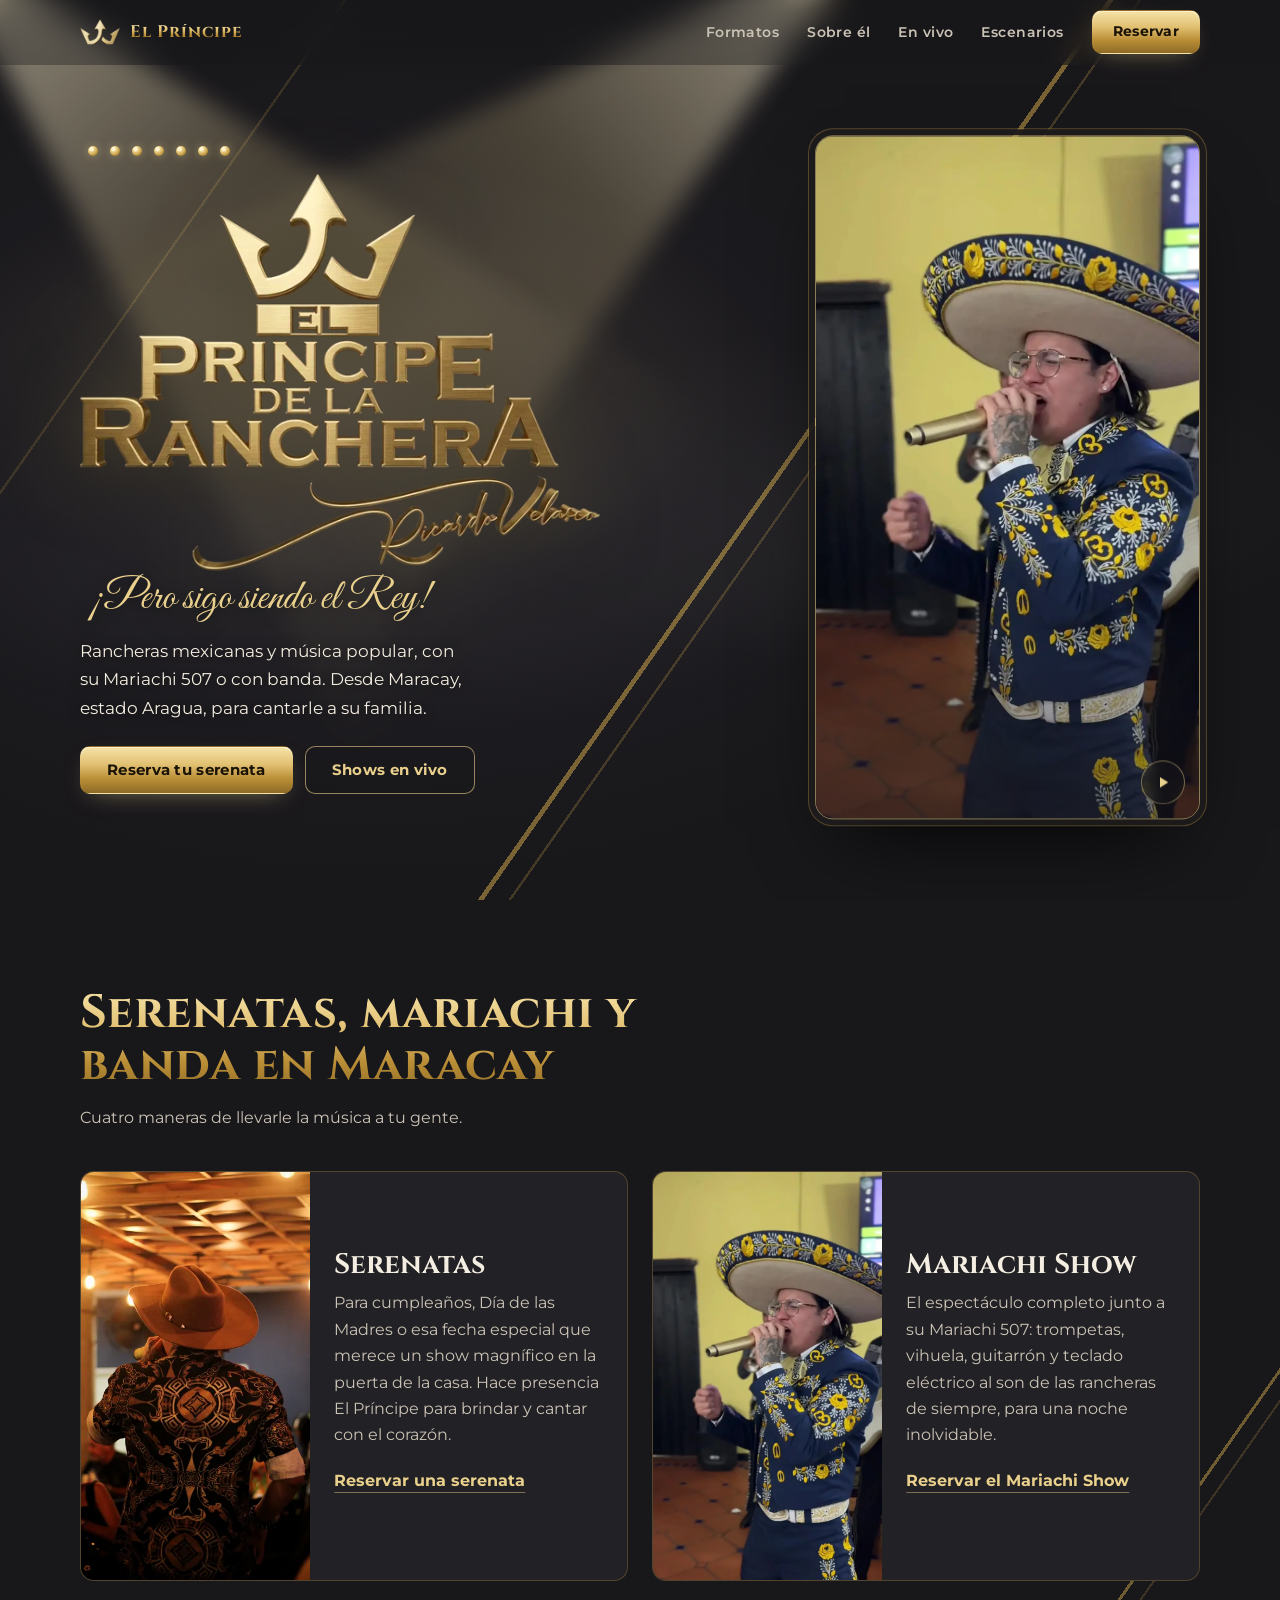
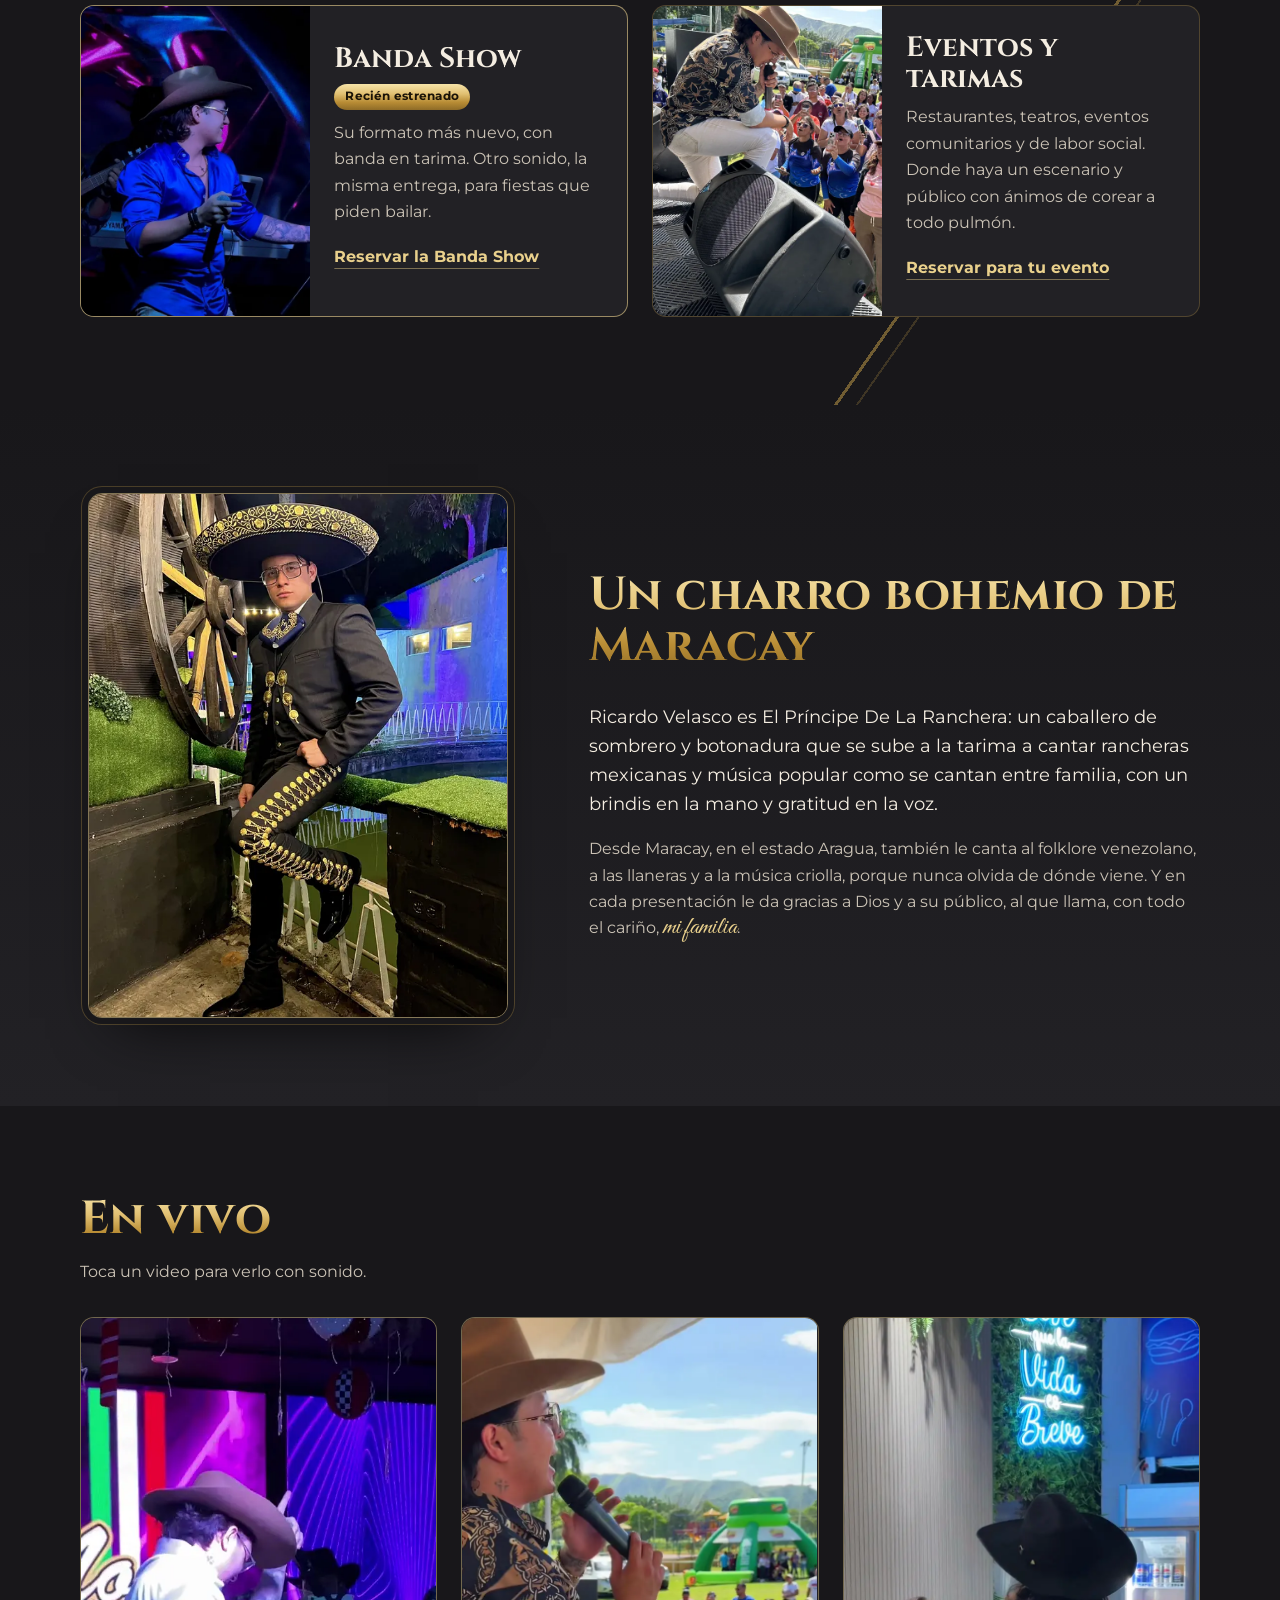
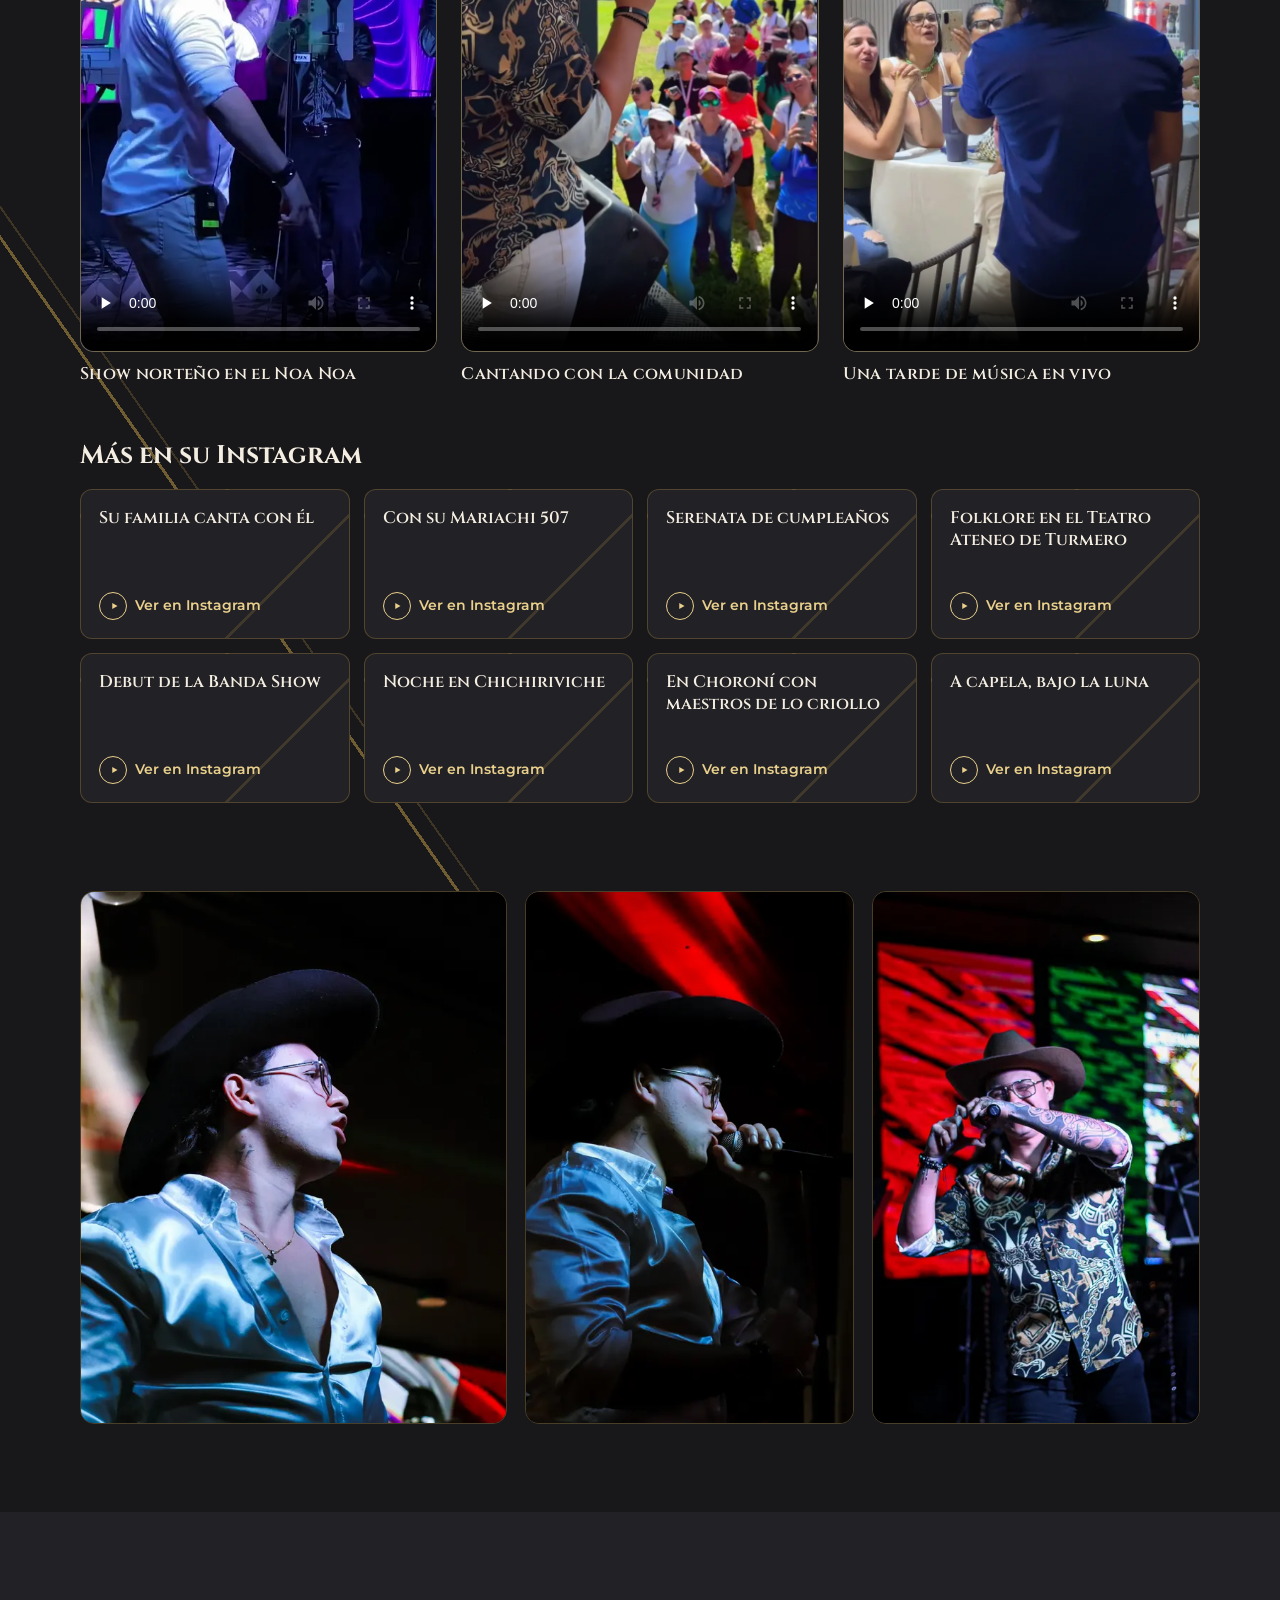
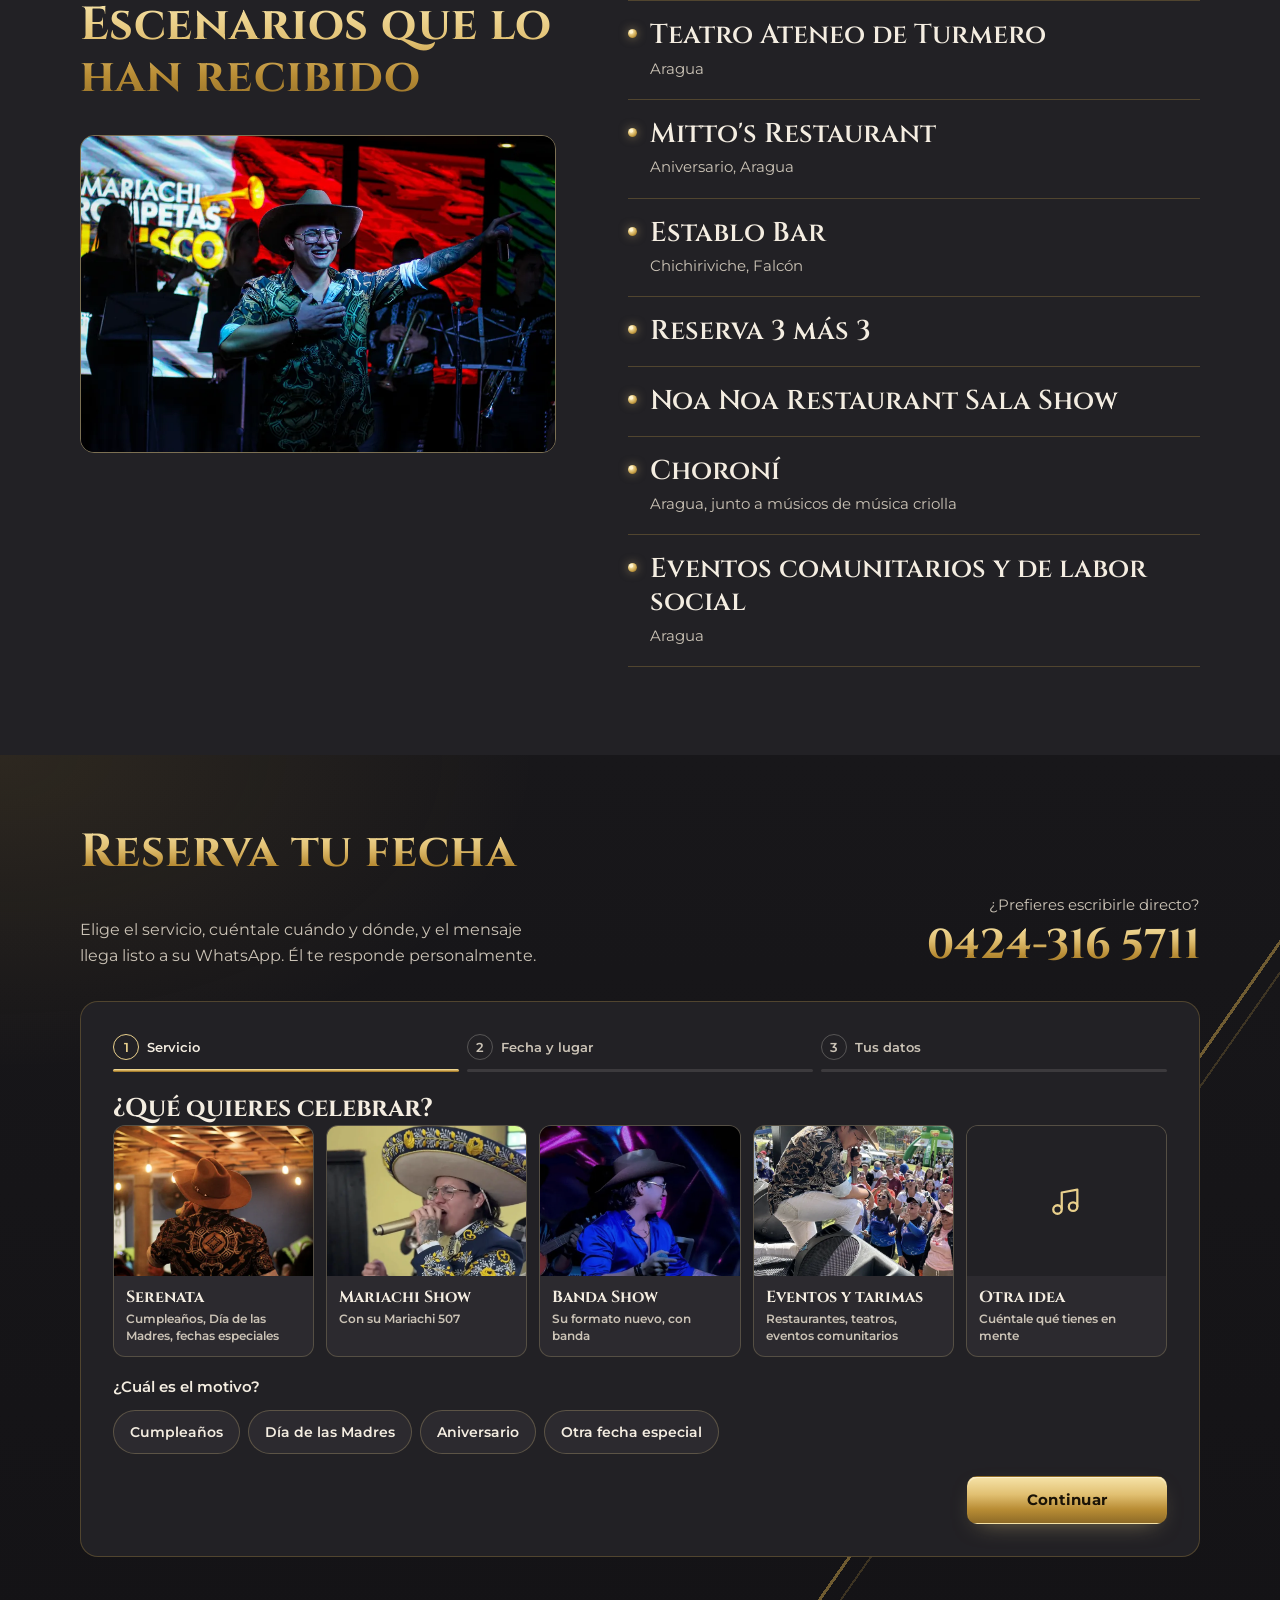
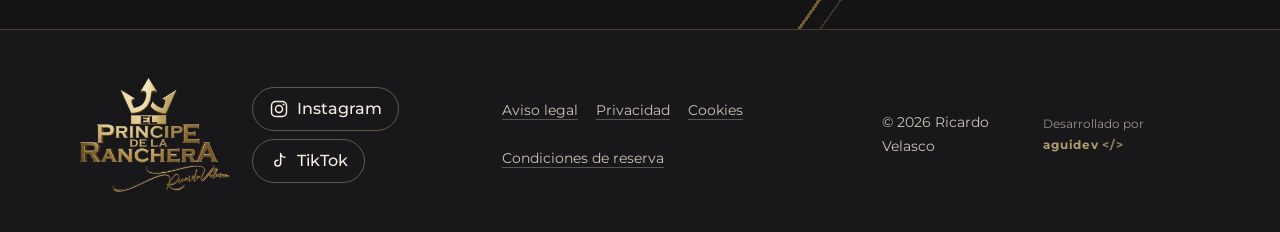
<file: index.html>
<!doctype html>
<html lang="es-VE">
<head>
  <meta charset="utf-8">
  <meta name="viewport" content="width=device-width, initial-scale=1">
  <title>Ricardo Velasco, El Príncipe De La Ranchera | Mariachi en Maracay</title>
  <meta name="description" content="Ricardo Velasco, El Príncipe De La Ranchera, y su Mariachi 507: serenatas, Mariachi Show y Banda Show en Maracay, Aragua. Rancheras y música popular. Reserva por WhatsApp.">
  <meta name="robots" content="index, follow, max-image-preview:large">
  <meta name="theme-color" content="#18171A">
  <link rel="canonical" href="https://elprincipedelaranchera.com/">

  <!-- Vista previa al compartir (WhatsApp, Telegram, Facebook, X, iMessage…) -->
  <meta property="og:type" content="website">
  <meta property="og:site_name" content="El Príncipe De La Ranchera">
  <meta property="og:url" content="https://elprincipedelaranchera.com/">
  <meta property="og:locale" content="es_VE">
  <meta property="og:title" content="Ricardo Velasco, El Príncipe De La Ranchera · Mariachi en Maracay">
  <meta property="og:description" content="Ricardo Velasco y su Mariachi 507. Serenatas, Mariachi Show y Banda Show. Reserva tu fecha por WhatsApp.">
  <meta property="og:image" content="https://elprincipedelaranchera.com/og-image.jpg">
  <meta property="og:image:secure_url" content="https://elprincipedelaranchera.com/og-image.jpg">
  <meta property="og:image:type" content="image/jpeg">
  <meta property="og:image:width" content="1200">
  <meta property="og:image:height" content="630">
  <meta property="og:image:alt" content="El Príncipe De La Ranchera, Ricardo Velasco y su Mariachi 507">
  <meta name="twitter:card" content="summary_large_image">
  <meta name="twitter:title" content="Ricardo Velasco, El Príncipe De La Ranchera · Mariachi en Maracay">
  <meta name="twitter:description" content="Ricardo Velasco y su Mariachi 507. Serenatas, Mariachi Show y Banda Show. Reserva tu fecha por WhatsApp.">
  <meta name="twitter:image" content="https://elprincipedelaranchera.com/og-image.jpg">

  <!-- Datos para Google: quién es, qué ofrece y dónde -->
  <script type="application/ld+json">
{
  "@context": "https://schema.org",
  "@graph": [
    {
      "@type": "WebSite",
      "@id": "https://elprincipedelaranchera.com/#web",
      "url": "https://elprincipedelaranchera.com/",
      "name": "El Príncipe De La Ranchera",
      "inLanguage": "es-VE"
    },
    {
      "@type": [
        "MusicGroup",
        "EntertainmentBusiness"
      ],
      "@id": "https://elprincipedelaranchera.com/#artista",
      "name": "El Príncipe De La Ranchera",
      "alternateName": [
        "Ricardo Velasco y su Mariachi 507",
        "Ricardo Velasco"
      ],
      "description": "Cantante de música ranchera y popular con base en Maracay, estado Aragua. Serenatas, Mariachi Show con su Mariachi 507, Banda Show y presentaciones en eventos y tarimas.",
      "url": "https://elprincipedelaranchera.com/",
      "logo": "https://elprincipedelaranchera.com/assets/img/logo-1000.webp",
      "image": [
        "https://elprincipedelaranchera.com/og-image.jpg",
        "https://elprincipedelaranchera.com/assets/img/retrato-charro-1000.webp"
      ],
      "telephone": "+58-424-316-5711",
      "genre": [
        "Ranchera",
        "Mariachi",
        "Música popular",
        "Música llanera",
        "Música criolla venezolana"
      ],
      "member": {
        "@type": "Person",
        "name": "Ricardo Velasco"
      },
      "address": {
        "@type": "PostalAddress",
        "addressLocality": "Maracay",
        "addressRegion": "Aragua",
        "addressCountry": "VE"
      },
      "areaServed": [
        {
          "@type": "City",
          "name": "Maracay"
        },
        {
          "@type": "State",
          "name": "Aragua"
        },
        {
          "@type": "Country",
          "name": "Venezuela"
        }
      ],
      "sameAs": [
        "https://www.instagram.com/elprincipedelaranchera_/",
        "https://www.tiktok.com/@elprincipedelaranchera_"
      ],
      "hasOfferCatalog": {
        "@type": "OfferCatalog",
        "name": "Formatos de presentación",
        "itemListElement": [
          {
            "@type": "Offer",
            "itemOffered": {
              "@type": "Service",
              "name": "Serenatas",
              "description": "Serenatas para cumpleaños, Día de las Madres y fechas especiales."
            }
          },
          {
            "@type": "Offer",
            "itemOffered": {
              "@type": "Service",
              "name": "Mariachi Show",
              "description": "Espectáculo de rancheras con el Mariachi 507: trompetas, vihuela, guitarrón y teclado eléctrico."
            }
          },
          {
            "@type": "Offer",
            "itemOffered": {
              "@type": "Service",
              "name": "Banda Show",
              "description": "Presentación con banda en tarima."
            }
          },
          {
            "@type": "Offer",
            "itemOffered": {
              "@type": "Service",
              "name": "Eventos y tarimas",
              "description": "Restaurantes, teatros, eventos comunitarios y de labor social."
            }
          }
        ]
      }
    }
  ]
}
  </script>

  <link rel="icon" type="image/png" sizes="96x96" href="assets/img/corona-96.png">
  <link rel="apple-touch-icon" href="assets/img/corona-192.png">

  <link rel="preload" href="assets/fonts/cinzel-latin.woff2" as="font" type="font/woff2" crossorigin>
  <link rel="preload" href="assets/fonts/montserrat-latin.woff2" as="font" type="font/woff2" crossorigin>
  <link rel="stylesheet" href="assets/fonts/fonts.css">
  <link rel="preload" as="image" href="assets/img/logo-560.webp" imagesrcset="assets/img/logo-560.webp 560w, assets/img/logo-1000.webp 1000w" imagesizes="(min-width: 960px) 520px, 76vw">
  <link rel="stylesheet" href="styles.css">
  <script>
    // Marca que hay JS antes de pintar, para que la tarima arranque a oscuras.
    // Si script.js no carga, se encienden las luces a los 3 s igual.
    document.documentElement.classList.add("js");
    setTimeout(function () { var h = document.querySelector(".hero"); if (h) h.classList.add("lights-on"); }, 3000);
  </script>
</head>
<body>
  <a class="skip" href="#contenido">Saltar al contenido</a>

  <header class="site-header" id="top">
    <div class="wrap header-inner">
      <a class="brand" href="#top" aria-label="El Príncipe De La Ranchera, ir al inicio">
        <img class="brand-mark" src="assets/img/corona-96.png" alt="" width="40" height="40">
        <span class="brand-name">El Príncipe</span>
      </a>
      <button class="nav-toggle" aria-expanded="false" aria-controls="menu">
        <span class="sr-only">Abrir menú</span>
        <span class="bars" aria-hidden="true"></span>
      </button>
      <nav class="nav" id="menu" aria-label="Secciones">
        <a href="#formatos">Formatos</a>
        <a href="#sobre">Sobre él</a>
        <a href="#en-vivo">En vivo</a>
        <a href="#escenarios">Escenarios</a>
        <a class="btn btn-gold btn-sm" href="#reserva">Reservar</a>
      </nav>
    </div>
  </header>

  <main id="contenido">
    <!-- HERO: video del Mariachi 507 de fondo, reflectores sobre el logo -->
    <section class="hero" aria-labelledby="hero-title">
      <div class="hero-media">
        <video class="hero-video" muted loop playsinline preload="metadata"
               poster="assets/video/hero-mariachi-poster.webp" aria-hidden="true">
          <source src="assets/video/hero-mariachi.mp4" type="video/mp4">
        </video>
        <button class="video-toggle" type="button" aria-pressed="false">
          <svg class="i-pause" viewBox="0 0 24 24" aria-hidden="true"><path d="M8 5v14M16 5v14" stroke="currentColor" stroke-width="2.4" stroke-linecap="round"/></svg>
          <svg class="i-play" viewBox="0 0 24 24" aria-hidden="true"><path d="M8 5l11 7-11 7z" fill="currentColor"/></svg>
          <span class="sr-only">Pausar el video de fondo</span>
        </button>
      </div>

      <div class="stage-lights" aria-hidden="true">
        <span class="haze"></span>
        <span class="light-pool"></span>
        <span class="beam beam-l"></span>
        <span class="beam beam-r"></span>
      </div>

      <div class="wrap hero-inner">
        <div class="hero-copy">
          <ol class="botonadura" aria-hidden="true">
            <li></li><li></li><li></li><li></li><li></li><li></li><li></li>
          </ol>
          <h1 id="hero-title" class="hero-title">
            <img class="hero-logo" src="assets/img/logo-560.webp"
                 srcset="assets/img/logo-560.webp 560w, assets/img/logo-1000.webp 1000w"
                 sizes="(min-width: 960px) 520px, 76vw" width="1000" height="765"
                 alt="El Príncipe De La Ranchera, Ricardo Velasco">
          </h1>
          <p class="hero-tagline">¡Pero sigo siendo el Rey!</p>
          <p class="hero-lead">Rancheras mexicanas y música popular, con su Mariachi 507 o con banda. Desde Maracay, estado Aragua, para cantarle a su familia.</p>
          <div class="hero-ctas">
            <a class="btn btn-gold" href="#reserva" data-tipo="Serenata">Reserva tu serenata</a>
            <a class="btn btn-ghost" href="#en-vivo">Shows en vivo</a>
          </div>
        </div>
      </div>
    </section>

    <!-- FORMATOS -->
    <section class="formatos" id="formatos" aria-labelledby="formatos-title">
      <div class="wrap">
        <h2 id="formatos-title" class="section-title">Serenatas, mariachi y banda en Maracay</h2>
        <p class="section-sub section-sub-after">Cuatro maneras de llevarle la música a tu gente.</p>
        <ul class="formato-list">
          <li class="formato">
            <img class="formato-img" src="assets/img/serenata-calida-600.webp" srcset="assets/img/serenata-calida-600.webp 600w, assets/img/serenata-calida-1000.webp 1000w" sizes="(min-width: 860px) 540px, 100vw" width="600" height="750" loading="lazy" alt="Ricardo de espaldas, con sombrero, cantando bajo luces cálidas">
            <div class="formato-body">
              <h3>Serenatas</h3>
              <p>Para cumpleaños, Día de las Madres o esa fecha especial que merece un show magnífico en la puerta de la casa. Hace presencia El Príncipe para brindar y cantar con el corazón.</p>
              <a class="formato-link" href="#reserva" data-tipo="Serenata">Reservar una serenata</a>
            </div>
          </li>
          <li class="formato">
            <img class="formato-img" src="assets/video/hero-mariachi-poster.webp" width="720" height="1280" loading="lazy" alt="Ricardo Velasco con traje de charro azul y dorado, cantando con su Mariachi 507 en Maracay">
            <div class="formato-body">
              <h3>Mariachi Show</h3>
              <p>El espectáculo completo junto a su Mariachi 507: trompetas, vihuela, guitarrón y teclado eléctrico al son de las rancheras de siempre, para una noche inolvidable.</p>
              <a class="formato-link" href="#reserva" data-tipo="Mariachi Show">Reservar el Mariachi Show</a>
            </div>
          </li>
          <li class="formato formato-new">
            <img class="formato-img" src="assets/img/escenario-azul-600.webp" srcset="assets/img/escenario-azul-600.webp 600w, assets/img/escenario-azul-900.webp 900w" sizes="(min-width: 860px) 540px, 100vw" width="600" height="750" loading="lazy" alt="Ricardo en tarima con camisa azul y su banda detrás">
            <div class="formato-body">
              <h3>Banda Show <span class="badge">Recién estrenado</span></h3>
              <p>Su formato más nuevo, con banda en tarima. Otro sonido, la misma entrega, para fiestas que piden bailar.</p>
              <a class="formato-link" href="#reserva" data-tipo="Banda Show">Reservar la Banda Show</a>
            </div>
          </li>
          <li class="formato">
            <img class="formato-img" src="assets/img/evento-comunitario-600.webp" srcset="assets/img/evento-comunitario-600.webp 600w, assets/img/evento-comunitario-1000.webp 1000w" sizes="(min-width: 860px) 540px, 100vw" width="600" height="750" loading="lazy" alt="Ricardo cantando en una tarima al aire libre frente a un público numeroso">
            <div class="formato-body">
              <h3>Eventos y tarimas</h3>
              <p>Restaurantes, teatros, eventos comunitarios y de labor social. Donde haya un escenario y público con ánimos de corear a todo pulmón.</p>
              <a class="formato-link" href="#reserva" data-tipo="Evento o tarima">Reservar para tu evento</a>
            </div>
          </li>
        </ul>
      </div>
    </section>

    <!-- SOBRE ÉL -->
    <section class="sobre" id="sobre" aria-labelledby="sobre-title">
      <div class="wrap sobre-grid">
        <figure class="sobre-photo">
          <img src="assets/img/retrato-charro-600.webp" srcset="assets/img/retrato-charro-600.webp 600w, assets/img/retrato-charro-1000.webp 1000w" sizes="(min-width: 860px) 420px, 90vw" width="600" height="750" loading="lazy" alt="Ricardo Velasco en traje de charro negro con botonadura dorada y sombrero">
        </figure>
        <div class="sobre-text">
          <h2 id="sobre-title" class="section-title">Un charro bohemio de Maracay</h2>
          <p>Ricardo Velasco es El Príncipe De La Ranchera: un caballero de sombrero y botonadura que se sube a la tarima a cantar rancheras mexicanas y música popular como se cantan entre familia, con un brindis en la mano y gratitud en la voz.</p>
          <p>Desde Maracay, en el estado Aragua, también le canta al folklore venezolano, a las llaneras y a la música criolla, porque nunca olvida de dónde viene. Y en cada presentación le da gracias a Dios y a su público, al que llama, con todo el cariño, <q>mi familia</q>.</p>
        </div>
      </div>
    </section>

    <!-- EN VIVO: videos propios + reels de Instagram -->
    <section class="envivo" id="en-vivo" aria-labelledby="envivo-title">
      <div class="wrap">
        <div class="section-head">
          <h2 id="envivo-title" class="section-title">En vivo</h2>
          <p class="section-sub">Toca un video para verlo con sonido.</p>
        </div>
        <ul class="clips">
          <li>
            <figure class="clip">
              <video src="assets/video/show-norteno.mp4" poster="assets/video/show-norteno-poster.webp" preload="none" playsinline controls width="720" height="1280"></video>
              <figcaption>Show norteño en el Noa Noa</figcaption>
            </figure>
          </li>
          <li>
            <figure class="clip">
              <video src="assets/video/evento-comunitario.mp4" poster="assets/video/evento-comunitario-poster.webp" preload="none" playsinline controls width="720" height="1280"></video>
              <figcaption>Cantando con la comunidad</figcaption>
            </figure>
          </li>
          <li>
            <figure class="clip">
              <video src="assets/video/restaurante-en-vivo.mp4" poster="assets/video/restaurante-en-vivo-poster.webp" preload="none" playsinline controls width="720" height="1280"></video>
              <figcaption>Una tarde de música en vivo</figcaption>
            </figure>
          </li>
        </ul>

        <div class="reels-head">
          <h3 class="reels-title">Más en su Instagram</h3>
          <div class="reels-nav">
            <button class="reels-btn" type="button" data-dir="-1" aria-label="Reel anterior" aria-controls="reels"><svg viewBox="0 0 24 24" aria-hidden="true"><path d="M15 6l-6 6 6 6" fill="none" stroke="currentColor" stroke-width="2" stroke-linecap="round"/></svg></button>
            <p class="reels-count" aria-live="polite"><span id="reel-now">1</span> de <span id="reel-total">8</span></p>
            <button class="reels-btn" type="button" data-dir="1" aria-label="Reel siguiente" aria-controls="reels"><svg viewBox="0 0 24 24" aria-hidden="true"><path d="M9 6l6 6-6 6" fill="none" stroke="currentColor" stroke-width="2" stroke-linecap="round"/></svg></button>
          </div>
        </div>
        <ul class="reels" id="reels">
          <li><a class="reel" href="https://www.instagram.com/elprincipedelaranchera_/reel/DeSty9dR6is/" target="_blank" rel="noopener"><span class="reel-title">Su familia canta con él</span><span class="reel-cta">Ver en Instagram</span></a></li>
          <li><a class="reel" href="https://www.instagram.com/elprincipedelaranchera_/reel/DeN7bMXRLkm/" target="_blank" rel="noopener"><span class="reel-title">Con su Mariachi 507</span><span class="reel-cta">Ver en Instagram</span></a></li>
          <li><a class="reel" href="https://www.instagram.com/elprincipedelaranchera_/reel/DdZfbXgBiT1/" target="_blank" rel="noopener"><span class="reel-title">Serenata de cumpleaños</span><span class="reel-cta">Ver en Instagram</span></a></li>
          <li><a class="reel" href="https://www.instagram.com/elprincipedelaranchera_/reel/Dd2QYn9RTQc/" target="_blank" rel="noopener"><span class="reel-title">Folklore en el Teatro Ateneo de Turmero</span><span class="reel-cta">Ver en Instagram</span></a></li>
          <li><a class="reel" href="https://www.instagram.com/elprincipedelaranchera_/reel/DUMPn7eEpHI/" target="_blank" rel="noopener"><span class="reel-title">Debut de la Banda Show</span><span class="reel-cta">Ver en Instagram</span></a></li>
          <li><a class="reel" href="https://www.instagram.com/elprincipedelaranchera_/reel/DdQNJisRlyj/" target="_blank" rel="noopener"><span class="reel-title">Noche en Chichiriviche</span><span class="reel-cta">Ver en Instagram</span></a></li>
          <li><a class="reel" href="https://www.instagram.com/elprincipedelaranchera_/reel/DcP-PsKB745/" target="_blank" rel="noopener"><span class="reel-title">En Choroní con maestros de lo criollo</span><span class="reel-cta">Ver en Instagram</span></a></li>
          <li><a class="reel" href="https://www.instagram.com/elprincipedelaranchera_/reel/DdmQfetx5vu/" target="_blank" rel="noopener"><span class="reel-title">A capela, bajo la luna</span><span class="reel-cta">Ver en Instagram</span></a></li>
        </ul>
      </div>
    </section>

    <!-- GALERÍA -->
    <section class="galeria" aria-label="Galería de fotos en tarima">
      <div class="wrap">
        <ul class="galeria-grid">
          <li class="g-tall"><img src="assets/img/escenario-perfil-600.webp" srcset="assets/img/escenario-perfil-600.webp 600w, assets/img/escenario-perfil-1000.webp 1000w" sizes="(min-width: 860px) 40vw, 100vw" width="600" height="750" loading="lazy" alt="Ricardo de perfil con sombrero negro y camisa satinada, bajo luces rojas"></li>
          <li><img src="assets/img/escenario-rojo-600.webp" srcset="assets/img/escenario-rojo-600.webp 600w, assets/img/escenario-rojo-1000.webp 1000w" sizes="(min-width: 860px) 30vw, 50vw" width="600" height="750" loading="lazy" alt="Ricardo cantando con el micrófono en tarima"></li>
          <li><img src="assets/img/escenario-tricolor-600.webp" srcset="assets/img/escenario-tricolor-600.webp 600w, assets/img/escenario-tricolor-1000.webp 1000w" sizes="(min-width: 860px) 30vw, 50vw" width="600" height="750" loading="lazy" alt="Ricardo en tarima frente a una pantalla con los colores de México"></li>
        </ul>
      </div>
    </section>

    <!-- ESCENARIOS -->
    <section class="escenarios" id="escenarios" aria-labelledby="escenarios-title">
      <div class="wrap escenarios-grid">
        <div>
          <h2 id="escenarios-title" class="section-title">Escenarios que lo han recibido</h2>
          <figure class="stage-photo">
            <img src="assets/img/tarima-mariachi-900.webp" srcset="assets/img/tarima-mariachi-900.webp 900w, assets/img/tarima-mariachi-1600.webp 1600w" sizes="(min-width: 860px) 480px, 100vw" width="900" height="600" loading="lazy" alt="El Príncipe De La Ranchera en tarima junto a los músicos del mariachi">
          </figure>
        </div>
        <ul class="cartel">
          <li><span class="venue">Teatro Ateneo de Turmero</span><span class="place">Aragua</span></li>
          <li><span class="venue">Mitto's Restaurant</span><span class="place">Aniversario, Aragua</span></li>
          <li><span class="venue">Establo Bar</span><span class="place">Chichiriviche, Falcón</span></li>
          <li><span class="venue">Reserva 3 más 3</span></li>
          <li><span class="venue">Noa Noa Restaurant Sala Show</span></li>
          <li><span class="venue">Choroní</span><span class="place">Aragua, junto a músicos de música criolla</span></li>
          <li><span class="venue">Eventos comunitarios y de labor social</span><span class="place">Aragua</span></li>
        </ul>
      </div>
    </section>

    <!-- RESERVA: flujo en 3 pasos que arma el mensaje y abre WhatsApp.
         Enlaces directos para Instagram: #reserva, o ?servicio=serenata|mariachi|banda|evento#reserva -->
    <section class="reserva" id="reserva" aria-labelledby="reserva-title">
      <div class="wrap reserva-grid">
        <div class="reserva-intro">
          <h2 id="reserva-title" class="section-title">Reserva tu fecha</h2>
          <p>Elige el servicio, cuéntale cuándo y dónde, y el mensaje llega listo a su WhatsApp. Él te responde personalmente.</p>
          <p class="phone">
            <span>¿Prefieres escribirle directo?</span>
            <a href="https://wa.me/584243165711" target="_blank" rel="noopener">0424-316 5711</a>
          </p>
        </div>

        <form class="booking" id="reserva-form" novalidate>
          <ol class="steps" aria-label="Pasos de la reserva">
            <li class="step-dot is-current" data-step="1"><span class="step-num">1</span><span class="step-name">Servicio</span></li>
            <li class="step-dot" data-step="2"><span class="step-num">2</span><span class="step-name">Fecha y lugar</span></li>
            <li class="step-dot" data-step="3"><span class="step-num">3</span><span class="step-name">Tus datos</span></li>
          </ol>
          <p class="sr-only" id="step-status" aria-live="polite">Paso 1 de 3: Servicio</p>

          <!-- Paso 1: servicio -->
          <fieldset class="step" data-step="1">
            <legend class="step-title" tabindex="-1">¿Qué quieres celebrar?</legend>
            <div class="service-grid">
              <label class="service">
                <input type="radio" name="tipo" value="Serenata">
                <img src="assets/img/serenata-calida-600.webp" alt="" width="600" height="750" loading="lazy">
                <span class="service-name">Serenata</span>
                <span class="service-note">Cumpleaños, Día de las Madres, fechas especiales</span>
              </label>
              <label class="service">
                <input type="radio" name="tipo" value="Mariachi Show">
                <img src="assets/video/hero-mariachi-poster.webp" alt="" width="720" height="1280" loading="lazy">
                <span class="service-name">Mariachi Show</span>
                <span class="service-note">Con su Mariachi 507</span>
              </label>
              <label class="service">
                <input type="radio" name="tipo" value="Banda Show">
                <img src="assets/img/escenario-azul-600.webp" alt="" width="600" height="750" loading="lazy">
                <span class="service-name">Banda Show</span>
                <span class="service-note">Su formato nuevo, con banda</span>
              </label>
              <label class="service">
                <input type="radio" name="tipo" value="Evento o tarima">
                <img src="assets/img/evento-comunitario-600.webp" alt="" width="600" height="750" loading="lazy">
                <span class="service-name">Eventos y tarimas</span>
                <span class="service-note">Restaurantes, teatros, eventos comunitarios</span>
              </label>
              <label class="service service-other">
                <input type="radio" name="tipo" value="Otro">
                <span class="service-icon" aria-hidden="true">
                  <svg viewBox="0 0 24 24"><path d="M9 18V6l11-2v12" fill="none" stroke="currentColor" stroke-width="1.6" stroke-linejoin="round"/><circle cx="6" cy="18" r="3" fill="none" stroke="currentColor" stroke-width="1.6"/><circle cx="17" cy="16" r="3" fill="none" stroke="currentColor" stroke-width="1.6"/></svg>
                </span>
                <span class="service-name">Otra idea</span>
                <span class="service-note">Cuéntale qué tienes en mente</span>
              </label>
            </div>
            <p class="error" id="e-tipo" aria-live="polite"></p>

            <div class="motivo" id="motivo" hidden>
              <p class="mini-label" id="motivo-label">¿Cuál es el motivo?</p>
              <div class="chips" role="radiogroup" aria-labelledby="motivo-label">
                <label class="chip"><input type="radio" name="motivo" value="Cumpleaños"><span>Cumpleaños</span></label>
                <label class="chip"><input type="radio" name="motivo" value="Día de las Madres"><span>Día de las Madres</span></label>
                <label class="chip"><input type="radio" name="motivo" value="Aniversario"><span>Aniversario</span></label>
                <label class="chip"><input type="radio" name="motivo" value="Otra fecha especial"><span>Otra fecha especial</span></label>
              </div>
            </div>

            <div class="step-actions">
              <button class="btn btn-gold" type="button" data-next>Continuar</button>
            </div>
          </fieldset>

          <!-- Paso 2: fecha, hora y lugar -->
          <fieldset class="step" data-step="2">
            <legend class="step-title" tabindex="-1">¿Cuándo y dónde?</legend>
            <p class="notice">
              <svg viewBox="0 0 24 24" aria-hidden="true"><circle cx="12" cy="12" r="9" fill="none" stroke="currentColor" stroke-width="1.6"/><path d="M12 11v5.5M12 7.6v.4" stroke="currentColor" stroke-width="2" stroke-linecap="round"/></svg>
              <span>La fecha y la hora son <strong>tentativas</strong>. Tu reserva queda confirmada cuando El Príncipe te responda por WhatsApp.</span>
            </p>

            <div class="when-grid">
            <div class="field">
              <label class="mini-label" for="f-fecha">Fecha</label>
              <div class="chips chips-quick" aria-label="Fechas rápidas">
                <button class="chip-btn" type="button" data-quick="0">Hoy</button>
                <button class="chip-btn" type="button" data-quick="1">Mañana</button>
                <button class="chip-btn" type="button" data-quick="sab">Este sábado</button>
              </div>
              <div class="input-icon">
                <svg viewBox="0 0 24 24" aria-hidden="true"><rect x="3.5" y="5" width="17" height="15.5" rx="2.5" fill="none" stroke="currentColor" stroke-width="1.6"/><path d="M3.5 10h17M8 3v4M16 3v4" stroke="currentColor" stroke-width="1.6" stroke-linecap="round"/></svg>
                <input id="f-fecha" name="fecha" type="date" aria-describedby="fecha-texto">
              </div>
              <p class="date-pretty" id="fecha-texto" aria-live="polite"></p>
            </div>

            <div class="field">
              <p class="mini-label" id="hora-label">Hora</p>
              <div class="timepick" role="group" aria-labelledby="hora-label">
                <input type="hidden" name="hora" id="f-hora">
                <div class="tp-hour">
                  <svg viewBox="0 0 24 24" aria-hidden="true"><circle cx="12" cy="12" r="8.5" fill="none" stroke="currentColor" stroke-width="1.6"/><path d="M12 7.5V12l3 2" fill="none" stroke="currentColor" stroke-width="1.6" stroke-linecap="round" stroke-linejoin="round"/></svg>
                  <select id="tp-h" aria-label="Hora">
                    <option value="">Hora</option>
                    <option value="1">1</option>
                    <option value="2">2</option>
                    <option value="3">3</option>
                    <option value="4">4</option>
                    <option value="5">5</option>
                    <option value="6">6</option>
                    <option value="7">7</option>
                    <option value="8">8</option>
                    <option value="9">9</option>
                    <option value="10">10</option>
                    <option value="11">11</option>
                    <option value="12">12</option>
                  </select>
                </div>
                <div class="tp-seg" role="radiogroup" aria-label="Minutos">
                  <label><input type="radio" name="tp-m" value="00" checked><span>:00</span></label>
                  <label><input type="radio" name="tp-m" value="15"><span>:15</span></label>
                  <label><input type="radio" name="tp-m" value="30"><span>:30</span></label>
                  <label><input type="radio" name="tp-m" value="45"><span>:45</span></label>
                </div>
                <div class="tp-seg tp-ampm" role="radiogroup" aria-label="Mañana o tarde">
                  <label><input type="radio" name="tp-ap" value="am"><span>a. m.</span></label>
                  <label><input type="radio" name="tp-ap" value="pm" checked><span>p. m.</span></label>
                </div>
              </div>
              <p class="date-pretty" id="hora-texto" aria-live="polite"></p>
            </div>
            </div>

            <div class="field">
              <label class="mini-label" for="f-ciudad">Ciudad</label>
              <div class="input-icon">
                <svg viewBox="0 0 24 24" aria-hidden="true"><path d="M12 21s-6.5-5.6-6.5-11a6.5 6.5 0 0 1 13 0c0 5.4-6.5 11-6.5 11z" fill="none" stroke="currentColor" stroke-width="1.6" stroke-linejoin="round"/><circle cx="12" cy="10" r="2.4" fill="none" stroke="currentColor" stroke-width="1.6"/></svg>
                <input id="f-ciudad" name="ciudad" type="text" autocomplete="address-level2" list="ciudades" placeholder="Ej.: Maracay">
              </div>
              <datalist id="ciudades">
                <option value="Maracay"><option value="Turmero"><option value="Cagua"><option value="La Victoria">
                <option value="Villa de Cura"><option value="Valencia"><option value="Caracas">
              </datalist>
            </div>

            <div class="step-actions">
              <button class="btn btn-ghost" type="button" data-back>Atrás</button>
              <button class="btn btn-gold" type="button" data-next>Continuar</button>
            </div>
          </fieldset>

          <!-- Paso 3: datos y vista previa -->
          <fieldset class="step" data-step="3">
            <legend class="step-title" tabindex="-1">Tus datos</legend>
            <div class="step3-grid">
            <div class="step3-fields">
            <div class="field">
              <label class="mini-label" for="f-nombre">Nombre y apellido</label>
              <div class="input-icon">
                <svg viewBox="0 0 24 24" aria-hidden="true"><circle cx="12" cy="8.5" r="4" fill="none" stroke="currentColor" stroke-width="1.6"/><path d="M4.5 20.5c1.2-3.8 4.1-5.7 7.5-5.7s6.3 1.9 7.5 5.7" fill="none" stroke="currentColor" stroke-width="1.6" stroke-linecap="round"/></svg>
                <input id="f-nombre" name="nombre" type="text" autocomplete="name" required aria-describedby="e-nombre">
              </div>
              <p class="error" id="e-nombre" aria-live="polite"></p>
            </div>
            <div class="field">
              <label class="mini-label" for="f-telefono">Teléfono de contacto</label>
              <div class="input-icon">
                <svg viewBox="0 0 24 24" aria-hidden="true"><path d="M6.6 3.5h2.6l1.4 4-2 1.3a11 11 0 0 0 5.6 5.6l1.3-2 4 1.4v2.6a2 2 0 0 1-2.2 2A15.5 15.5 0 0 1 4.6 5.7a2 2 0 0 1 2-2.2z" fill="none" stroke="currentColor" stroke-width="1.6" stroke-linejoin="round"/></svg>
                <input id="f-telefono" name="telefono" type="tel" inputmode="tel" autocomplete="tel" required placeholder="Ej.: 0414-123 4567" aria-describedby="e-telefono">
              </div>
              <p class="error" id="e-telefono" aria-live="polite"></p>
            </div>
            <div class="field">
              <label class="mini-label" for="f-mensaje">Mensaje <span class="opt">(opcional)</span></label>
              <textarea id="f-mensaje" name="mensaje" rows="3" placeholder="Para quién es, alguna canción especial, cuántas personas…"></textarea>
            </div>

            </div>
            <div class="preview" aria-label="Vista previa del mensaje">
              <p class="preview-head">
                <img src="assets/img/corona-96.png" alt="" width="28" height="28">
                <span>Así le llegará tu mensaje</span>
              </p>
              <p class="bubble" id="wa-preview"></p>
            </div>
            </div>

            <div class="step-actions">
              <button class="btn btn-ghost" type="button" data-back>Atrás</button>
              <button class="btn btn-gold btn-wa" type="submit">
                <svg viewBox="0 0 24 24" aria-hidden="true"><path d="M20 11.6a8 8 0 0 1-11.8 7L4 20l1.4-4A8 8 0 1 1 20 11.6z" fill="none" stroke="currentColor" stroke-width="1.8" stroke-linejoin="round"/><path d="M9 9.5c.3 2 2.4 4.3 5 5l1.2-1.3-1.8-1-.9.8c-.9-.4-1.7-1.2-2.1-2.1l.8-.9-1-1.8z" fill="currentColor"/></svg>
                Enviar por WhatsApp
              </button>
            </div>

            <p class="consent">Al enviar aceptas las <a href="condiciones">condiciones de reserva</a> y la <a href="privacidad">política de privacidad</a>. El formulario prepara el mensaje en tu dispositivo. Tus datos solo se envían cuando pulsas enviar en WhatsApp, que los trata según su propia política de privacidad.</p>

            <div class="form-status" id="form-status" role="status" hidden>
              <p class="form-status-title">¡Listo! Tu mensaje se abrió en WhatsApp.</p>
              <p>Solo falta tocar enviar allá. Si no se abrió, <a id="wa-fallback" href="https://wa.me/584243165711" target="_blank" rel="noopener">ábrelo desde aquí</a>.</p>
            </div>
          </fieldset>
        </form>
      </div>
    </section>
  </main>

  <footer class="site-footer">
    <div class="wrap footer-inner">
      <img class="footer-logo" src="assets/img/logo-560.webp" width="560" height="428" loading="lazy" alt="El Príncipe De La Ranchera">
      <ul class="social">
        <li>
          <a href="https://www.instagram.com/elprincipedelaranchera_/" target="_blank" rel="noopener">
            <svg viewBox="0 0 24 24" aria-hidden="true"><rect x="3" y="3" width="18" height="18" rx="5" fill="none" stroke="currentColor" stroke-width="1.8"/><circle cx="12" cy="12" r="4.2" fill="none" stroke="currentColor" stroke-width="1.8"/><circle cx="17.4" cy="6.6" r="1.2" fill="currentColor"/></svg>
            Instagram
          </a>
        </li>
        <li>
          <a href="https://www.tiktok.com/@elprincipedelaranchera_" target="_blank" rel="noopener">
            <svg viewBox="0 0 24 24" aria-hidden="true"><path d="M14 3v11.5a3.5 3.5 0 1 1-3.5-3.5M14 3c.4 2.6 2.2 4.4 5 4.6" fill="none" stroke="currentColor" stroke-width="1.8" stroke-linecap="round"/></svg>
            TikTok
          </a>
        </li>
      </ul>
      <nav aria-label="Información legal">
      <ul class="legal-links">
        <li><a href="aviso-legal">Aviso legal</a></li>
        <li><a href="privacidad">Privacidad</a></li>
        <li><a href="cookies">Cookies</a></li>
        <li><a href="condiciones">Condiciones de reserva</a></li>
      </ul>
      </nav>
      <p class="copy">© <span id="year">2026</span> Ricardo Velasco</p>
      <p class="aguidev-credit">Desarrollado por <a href="https://aguilarzrw.github.io/portafolio-web/" target="_blank" rel="noopener noreferrer" aria-label="aguidev, soluciones digitales">aguidev <span aria-hidden="true">&lt;/&gt;</span></a></p>
    </div>
  </footer>

  <a class="sticky-cta btn btn-gold" id="sticky-cta" href="#reserva" aria-hidden="true" tabindex="-1">Reservar tu fecha</a>

  <script src="script.js" defer></script>
</body>
</html>
</file>
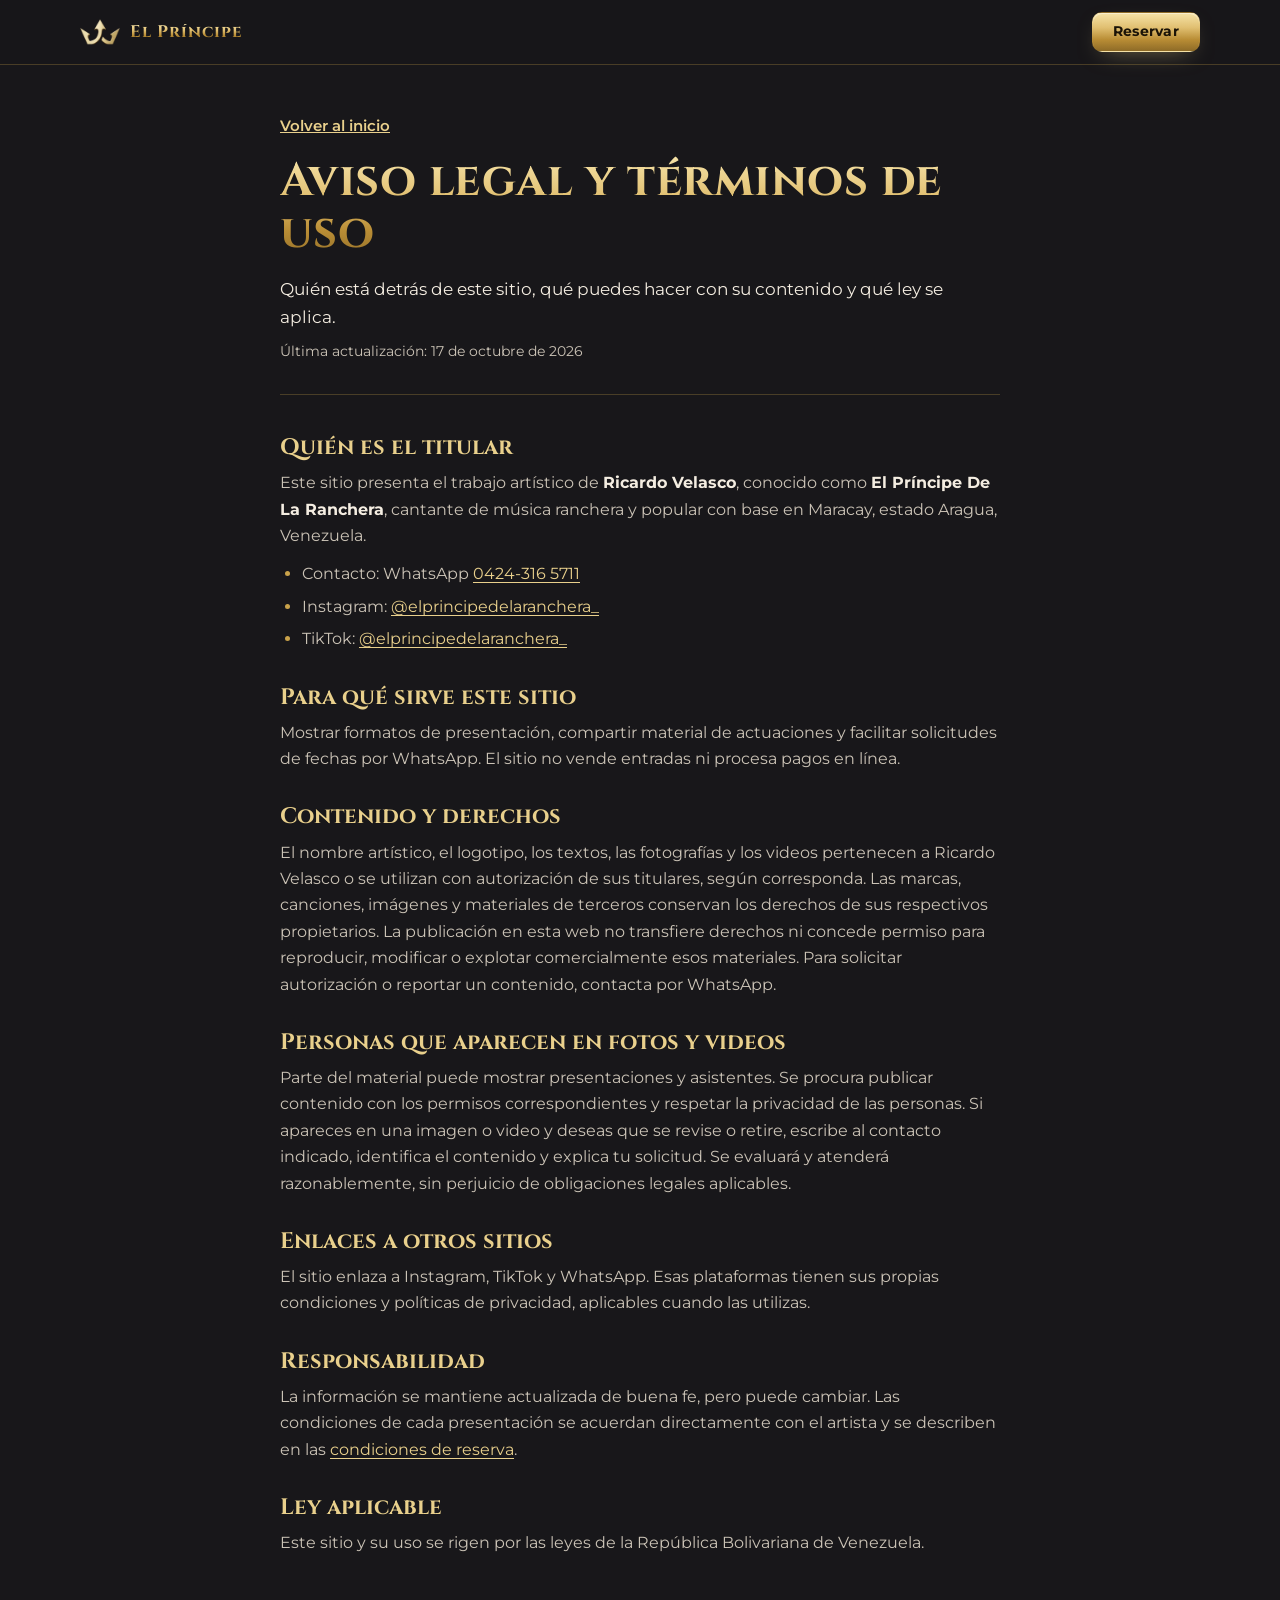
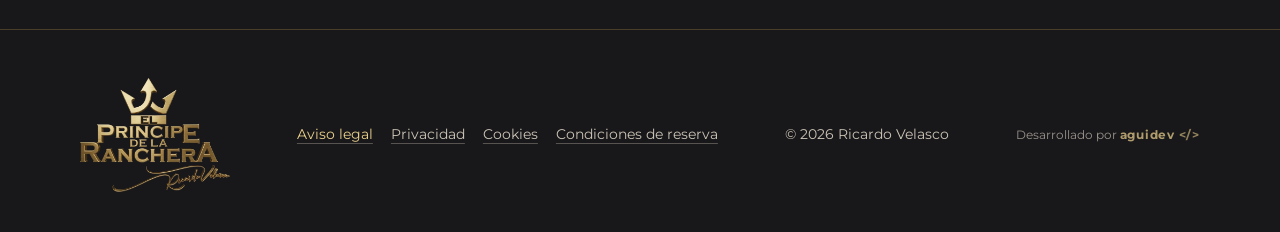
<file: aviso-legal.html>
<!doctype html>
<html lang="es-VE">
<head>
  <meta charset="utf-8">
  <meta name="viewport" content="width=device-width, initial-scale=1">
  <title>Aviso legal y términos de uso | El Príncipe De La Ranchera</title>
  <meta name="description" content="Quién está detrás de este sitio, qué puedes hacer con su contenido y qué ley se aplica.">
  <meta name="theme-color" content="#18171A">
  <link rel="canonical" href="https://elprincipedelaranchera.com/aviso-legal">
  <meta property="og:type" content="website">
  <meta property="og:site_name" content="El Príncipe De La Ranchera">
  <meta property="og:locale" content="es_VE">
  <meta property="og:url" content="https://elprincipedelaranchera.com/aviso-legal">
  <meta property="og:title" content="Aviso legal y términos de uso | El Príncipe De La Ranchera">
  <meta property="og:description" content="Quién está detrás de este sitio, qué puedes hacer con su contenido y qué ley se aplica.">
  <meta property="og:image" content="https://elprincipedelaranchera.com/og-image.jpg">
  <meta property="og:image:width" content="1200">
  <meta property="og:image:height" content="630">
  <meta name="twitter:card" content="summary_large_image">
  <link rel="icon" type="image/png" sizes="96x96" href="assets/img/corona-96.png">
  <link rel="apple-touch-icon" href="assets/img/corona-192.png">
  <link rel="stylesheet" href="assets/fonts/fonts.css">
  <link rel="stylesheet" href="styles.css">
</head>
<body class="legal-page">
  <a class="skip" href="#contenido">Saltar al contenido</a>
  <header class="site-header is-scrolled">
    <div class="wrap header-inner">
      <a class="brand" href="./" aria-label="El Príncipe De La Ranchera, ir al inicio">
        <img class="brand-mark" src="assets/img/corona-96.png" alt="" width="40" height="40">
        <span class="brand-name">El Príncipe</span>
      </a>
      <a class="btn btn-gold btn-sm" href="./#reserva">Reservar</a>
    </div>
  </header>

  <main id="contenido" class="wrap legal">
    <p class="legal-back"><a href="./">Volver al inicio</a></p>
    <h1 class="section-title">Aviso legal y términos de uso</h1>
    <p class="legal-lead">Quién está detrás de este sitio, qué puedes hacer con su contenido y qué ley se aplica.</p>
    <p class="legal-date">Última actualización: 17 de octubre de 2026</p>
    <div class="legal-body">
<h2>Quién es el titular</h2><p>Este sitio presenta el trabajo artístico de <strong>Ricardo Velasco</strong>, conocido como <strong>El Príncipe De La Ranchera</strong>, cantante de música ranchera y popular con base en Maracay, estado Aragua, Venezuela.</p><ul><li>Contacto: WhatsApp <a href="https://wa.me/584243165711">0424-316 5711</a></li><li>Instagram: <a href="https://www.instagram.com/elprincipedelaranchera_/">@elprincipedelaranchera_</a></li><li>TikTok: <a href="https://www.tiktok.com/@elprincipedelaranchera_">@elprincipedelaranchera_</a></li></ul><h2>Para qué sirve este sitio</h2><p>Mostrar formatos de presentación, compartir material de actuaciones y facilitar solicitudes de fechas por WhatsApp. El sitio no vende entradas ni procesa pagos en línea.</p><h2>Contenido y derechos</h2><p>El nombre artístico, el logotipo, los textos, las fotografías y los videos pertenecen a Ricardo Velasco o se utilizan con autorización de sus titulares, según corresponda. Las marcas, canciones, imágenes y materiales de terceros conservan los derechos de sus respectivos propietarios. La publicación en esta web no transfiere derechos ni concede permiso para reproducir, modificar o explotar comercialmente esos materiales. Para solicitar autorización o reportar un contenido, contacta por WhatsApp.</p><h2>Personas que aparecen en fotos y videos</h2><p>Parte del material puede mostrar presentaciones y asistentes. Se procura publicar contenido con los permisos correspondientes y respetar la privacidad de las personas. Si apareces en una imagen o video y deseas que se revise o retire, escribe al contacto indicado, identifica el contenido y explica tu solicitud. Se evaluará y atenderá razonablemente, sin perjuicio de obligaciones legales aplicables.</p><h2>Enlaces a otros sitios</h2><p>El sitio enlaza a Instagram, TikTok y WhatsApp. Esas plataformas tienen sus propias condiciones y políticas de privacidad, aplicables cuando las utilizas.</p><h2>Responsabilidad</h2><p>La información se mantiene actualizada de buena fe, pero puede cambiar. Las condiciones de cada presentación se acuerdan directamente con el artista y se describen en las <a href="condiciones">condiciones de reserva</a>.</p><h2>Ley aplicable</h2><p>Este sitio y su uso se rigen por las leyes de la República Bolivariana de Venezuela.</p>
    </div>
  </main>

  <footer class="site-footer">
    <div class="wrap footer-inner">
      <img class="footer-logo" src="assets/img/logo-560.webp" width="560" height="428" loading="lazy" alt="El Príncipe De La Ranchera">
      <nav aria-label="Información legal">
      <ul class="legal-links">
        <li><a href="aviso-legal" aria-current="page">Aviso legal</a></li>
        <li><a href="privacidad">Privacidad</a></li>
        <li><a href="cookies">Cookies</a></li>
        <li><a href="condiciones">Condiciones de reserva</a></li>
      </ul>
      </nav>
      <p class="copy">© 2026 Ricardo Velasco</p>
      <p class="aguidev-credit">Desarrollado por <a href="https://aguilarzrw.github.io/portafolio-web/" target="_blank" rel="noopener noreferrer" aria-label="aguidev, soluciones digitales">aguidev <span aria-hidden="true">&lt;/&gt;</span></a></p>
    </div>
  </footer>
</body>
</html>
</file>
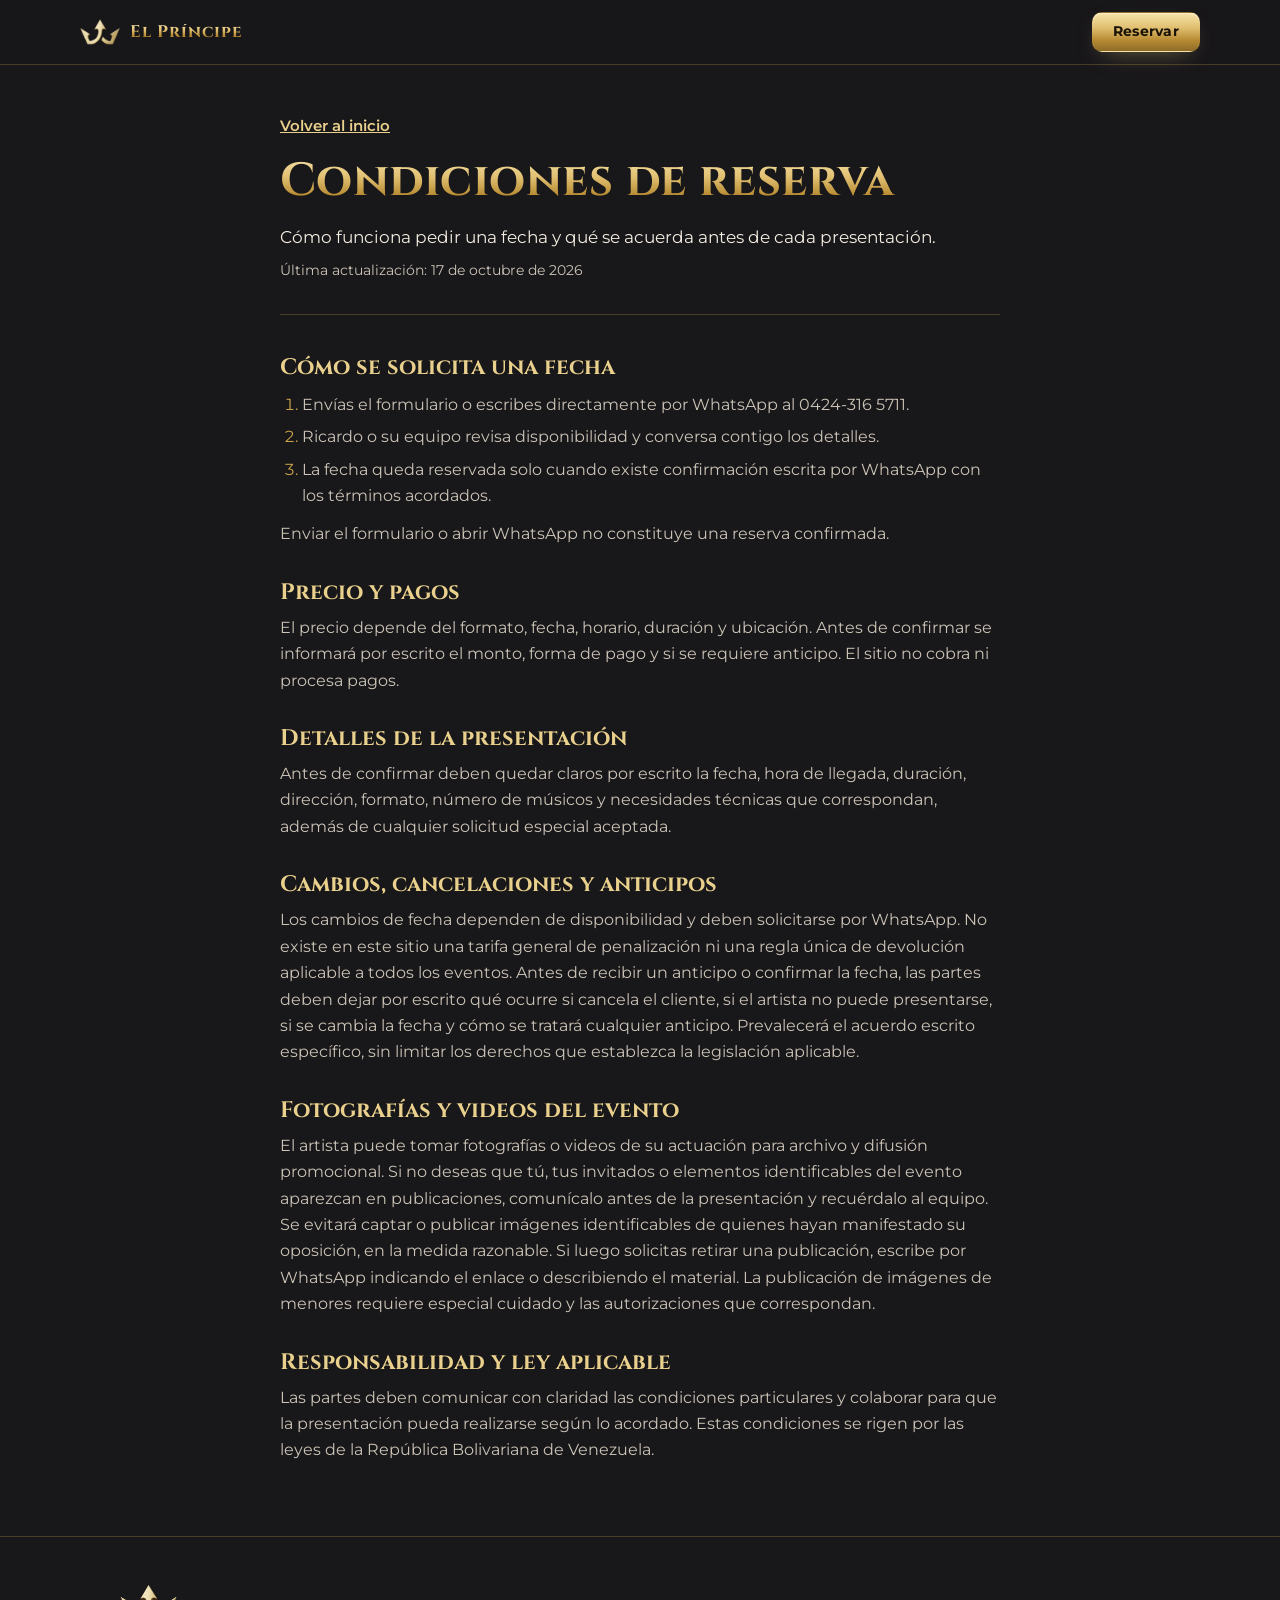
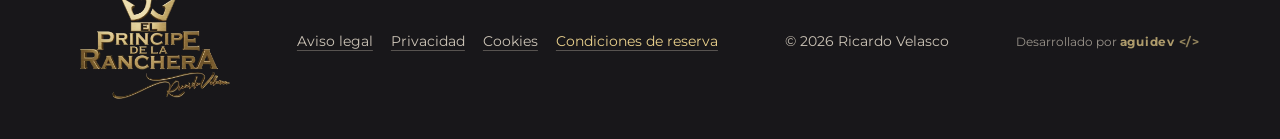
<file: condiciones.html>
<!doctype html>
<html lang="es-VE">
<head>
  <meta charset="utf-8">
  <meta name="viewport" content="width=device-width, initial-scale=1">
  <title>Condiciones de reserva | El Príncipe De La Ranchera</title>
  <meta name="description" content="Cómo funciona pedir una fecha y qué se acuerda antes de cada presentación.">
  <meta name="theme-color" content="#18171A">
  <link rel="canonical" href="https://elprincipedelaranchera.com/condiciones">
  <meta property="og:type" content="website">
  <meta property="og:site_name" content="El Príncipe De La Ranchera">
  <meta property="og:locale" content="es_VE">
  <meta property="og:url" content="https://elprincipedelaranchera.com/condiciones">
  <meta property="og:title" content="Condiciones de reserva | El Príncipe De La Ranchera">
  <meta property="og:description" content="Cómo funciona pedir una fecha y qué se acuerda antes de cada presentación.">
  <meta property="og:image" content="https://elprincipedelaranchera.com/og-image.jpg">
  <meta property="og:image:width" content="1200">
  <meta property="og:image:height" content="630">
  <meta name="twitter:card" content="summary_large_image">
  <link rel="icon" type="image/png" sizes="96x96" href="assets/img/corona-96.png">
  <link rel="apple-touch-icon" href="assets/img/corona-192.png">
  <link rel="stylesheet" href="assets/fonts/fonts.css">
  <link rel="stylesheet" href="styles.css">
</head>
<body class="legal-page">
  <a class="skip" href="#contenido">Saltar al contenido</a>
  <header class="site-header is-scrolled">
    <div class="wrap header-inner">
      <a class="brand" href="./" aria-label="El Príncipe De La Ranchera, ir al inicio">
        <img class="brand-mark" src="assets/img/corona-96.png" alt="" width="40" height="40">
        <span class="brand-name">El Príncipe</span>
      </a>
      <a class="btn btn-gold btn-sm" href="./#reserva">Reservar</a>
    </div>
  </header>

  <main id="contenido" class="wrap legal">
    <p class="legal-back"><a href="./">Volver al inicio</a></p>
    <h1 class="section-title">Condiciones de reserva</h1>
    <p class="legal-lead">Cómo funciona pedir una fecha y qué se acuerda antes de cada presentación.</p>
    <p class="legal-date">Última actualización: 17 de octubre de 2026</p>
    <div class="legal-body">
<h2>Cómo se solicita una fecha</h2><ol><li>Envías el formulario o escribes directamente por WhatsApp al 0424-316 5711.</li><li>Ricardo o su equipo revisa disponibilidad y conversa contigo los detalles.</li><li>La fecha queda reservada solo cuando existe confirmación escrita por WhatsApp con los términos acordados.</li></ol><p>Enviar el formulario o abrir WhatsApp no constituye una reserva confirmada.</p><h2>Precio y pagos</h2><p>El precio depende del formato, fecha, horario, duración y ubicación. Antes de confirmar se informará por escrito el monto, forma de pago y si se requiere anticipo. El sitio no cobra ni procesa pagos.</p><h2>Detalles de la presentación</h2><p>Antes de confirmar deben quedar claros por escrito la fecha, hora de llegada, duración, dirección, formato, número de músicos y necesidades técnicas que correspondan, además de cualquier solicitud especial aceptada.</p><h2>Cambios, cancelaciones y anticipos</h2><p>Los cambios de fecha dependen de disponibilidad y deben solicitarse por WhatsApp. No existe en este sitio una tarifa general de penalización ni una regla única de devolución aplicable a todos los eventos. Antes de recibir un anticipo o confirmar la fecha, las partes deben dejar por escrito qué ocurre si cancela el cliente, si el artista no puede presentarse, si se cambia la fecha y cómo se tratará cualquier anticipo. Prevalecerá el acuerdo escrito específico, sin limitar los derechos que establezca la legislación aplicable.</p><h2>Fotografías y videos del evento</h2><p>El artista puede tomar fotografías o videos de su actuación para archivo y difusión promocional. Si no deseas que tú, tus invitados o elementos identificables del evento aparezcan en publicaciones, comunícalo antes de la presentación y recuérdalo al equipo. Se evitará captar o publicar imágenes identificables de quienes hayan manifestado su oposición, en la medida razonable. Si luego solicitas retirar una publicación, escribe por WhatsApp indicando el enlace o describiendo el material. La publicación de imágenes de menores requiere especial cuidado y las autorizaciones que correspondan.</p><h2>Responsabilidad y ley aplicable</h2><p>Las partes deben comunicar con claridad las condiciones particulares y colaborar para que la presentación pueda realizarse según lo acordado. Estas condiciones se rigen por las leyes de la República Bolivariana de Venezuela.</p>
    </div>
  </main>

  <footer class="site-footer">
    <div class="wrap footer-inner">
      <img class="footer-logo" src="assets/img/logo-560.webp" width="560" height="428" loading="lazy" alt="El Príncipe De La Ranchera">
      <nav aria-label="Información legal">
      <ul class="legal-links">
        <li><a href="aviso-legal">Aviso legal</a></li>
        <li><a href="privacidad">Privacidad</a></li>
        <li><a href="cookies">Cookies</a></li>
        <li><a href="condiciones" aria-current="page">Condiciones de reserva</a></li>
      </ul>
      </nav>
      <p class="copy">© 2026 Ricardo Velasco</p>
      <p class="aguidev-credit">Desarrollado por <a href="https://aguilarzrw.github.io/portafolio-web/" target="_blank" rel="noopener noreferrer" aria-label="aguidev, soluciones digitales">aguidev <span aria-hidden="true">&lt;/&gt;</span></a></p>
    </div>
  </footer>
</body>
</html>
</file>
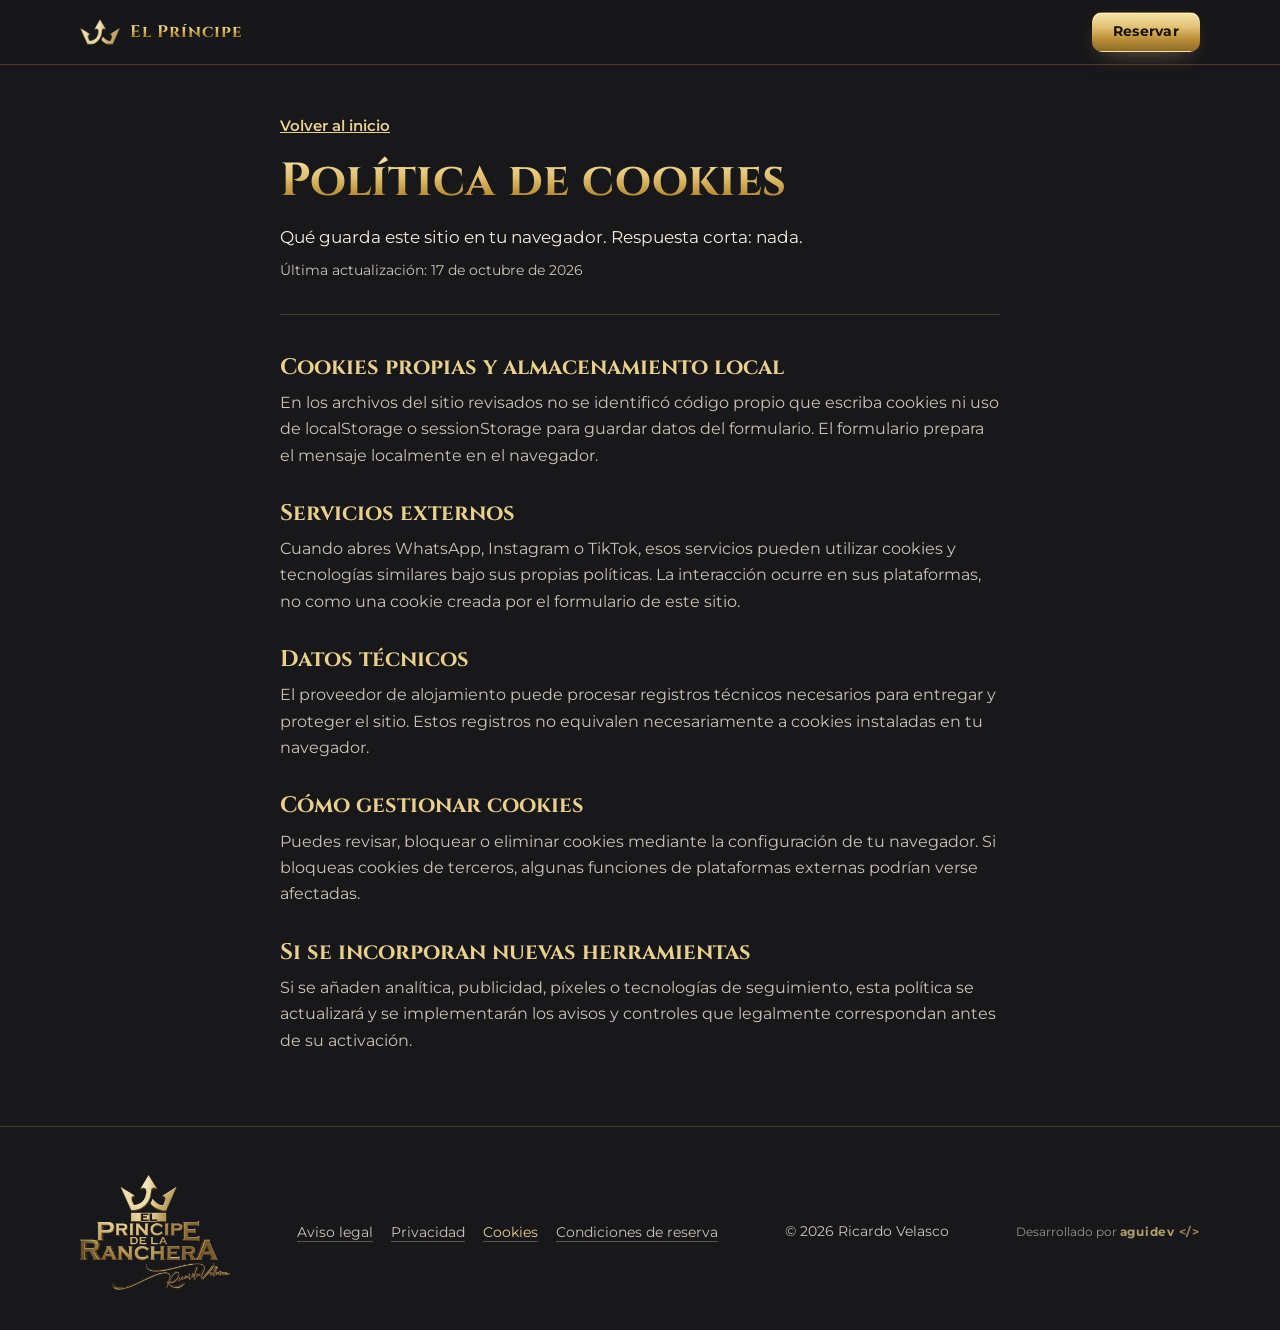
<file: cookies.html>
<!doctype html>
<html lang="es-VE">
<head>
  <meta charset="utf-8">
  <meta name="viewport" content="width=device-width, initial-scale=1">
  <title>Política de cookies | El Príncipe De La Ranchera</title>
  <meta name="description" content="Qué guarda este sitio en tu navegador. Respuesta corta: nada.">
  <meta name="theme-color" content="#18171A">
  <link rel="canonical" href="https://elprincipedelaranchera.com/cookies">
  <meta property="og:type" content="website">
  <meta property="og:site_name" content="El Príncipe De La Ranchera">
  <meta property="og:locale" content="es_VE">
  <meta property="og:url" content="https://elprincipedelaranchera.com/cookies">
  <meta property="og:title" content="Política de cookies | El Príncipe De La Ranchera">
  <meta property="og:description" content="Qué guarda este sitio en tu navegador. Respuesta corta: nada.">
  <meta property="og:image" content="https://elprincipedelaranchera.com/og-image.jpg">
  <meta property="og:image:width" content="1200">
  <meta property="og:image:height" content="630">
  <meta name="twitter:card" content="summary_large_image">
  <link rel="icon" type="image/png" sizes="96x96" href="assets/img/corona-96.png">
  <link rel="apple-touch-icon" href="assets/img/corona-192.png">
  <link rel="stylesheet" href="assets/fonts/fonts.css">
  <link rel="stylesheet" href="styles.css">
</head>
<body class="legal-page">
  <a class="skip" href="#contenido">Saltar al contenido</a>
  <header class="site-header is-scrolled">
    <div class="wrap header-inner">
      <a class="brand" href="./" aria-label="El Príncipe De La Ranchera, ir al inicio">
        <img class="brand-mark" src="assets/img/corona-96.png" alt="" width="40" height="40">
        <span class="brand-name">El Príncipe</span>
      </a>
      <a class="btn btn-gold btn-sm" href="./#reserva">Reservar</a>
    </div>
  </header>

  <main id="contenido" class="wrap legal">
    <p class="legal-back"><a href="./">Volver al inicio</a></p>
    <h1 class="section-title">Política de cookies</h1>
    <p class="legal-lead">Qué guarda este sitio en tu navegador. Respuesta corta: nada.</p>
    <p class="legal-date">Última actualización: 17 de octubre de 2026</p>
    <div class="legal-body">
<h2>Cookies propias y almacenamiento local</h2><p>En los archivos del sitio revisados no se identificó código propio que escriba cookies ni uso de localStorage o sessionStorage para guardar datos del formulario. El formulario prepara el mensaje localmente en el navegador.</p><h2>Servicios externos</h2><p>Cuando abres WhatsApp, Instagram o TikTok, esos servicios pueden utilizar cookies y tecnologías similares bajo sus propias políticas. La interacción ocurre en sus plataformas, no como una cookie creada por el formulario de este sitio.</p><h2>Datos técnicos</h2><p>El proveedor de alojamiento puede procesar registros técnicos necesarios para entregar y proteger el sitio. Estos registros no equivalen necesariamente a cookies instaladas en tu navegador.</p><h2>Cómo gestionar cookies</h2><p>Puedes revisar, bloquear o eliminar cookies mediante la configuración de tu navegador. Si bloqueas cookies de terceros, algunas funciones de plataformas externas podrían verse afectadas.</p><h2>Si se incorporan nuevas herramientas</h2><p>Si se añaden analítica, publicidad, píxeles o tecnologías de seguimiento, esta política se actualizará y se implementarán los avisos y controles que legalmente correspondan antes de su activación.</p>
    </div>
  </main>

  <footer class="site-footer">
    <div class="wrap footer-inner">
      <img class="footer-logo" src="assets/img/logo-560.webp" width="560" height="428" loading="lazy" alt="El Príncipe De La Ranchera">
      <nav aria-label="Información legal">
      <ul class="legal-links">
        <li><a href="aviso-legal">Aviso legal</a></li>
        <li><a href="privacidad">Privacidad</a></li>
        <li><a href="cookies" aria-current="page">Cookies</a></li>
        <li><a href="condiciones">Condiciones de reserva</a></li>
      </ul>
      </nav>
      <p class="copy">© 2026 Ricardo Velasco</p>
      <p class="aguidev-credit">Desarrollado por <a href="https://aguilarzrw.github.io/portafolio-web/" target="_blank" rel="noopener noreferrer" aria-label="aguidev, soluciones digitales">aguidev <span aria-hidden="true">&lt;/&gt;</span></a></p>
    </div>
  </footer>
</body>
</html>
</file>
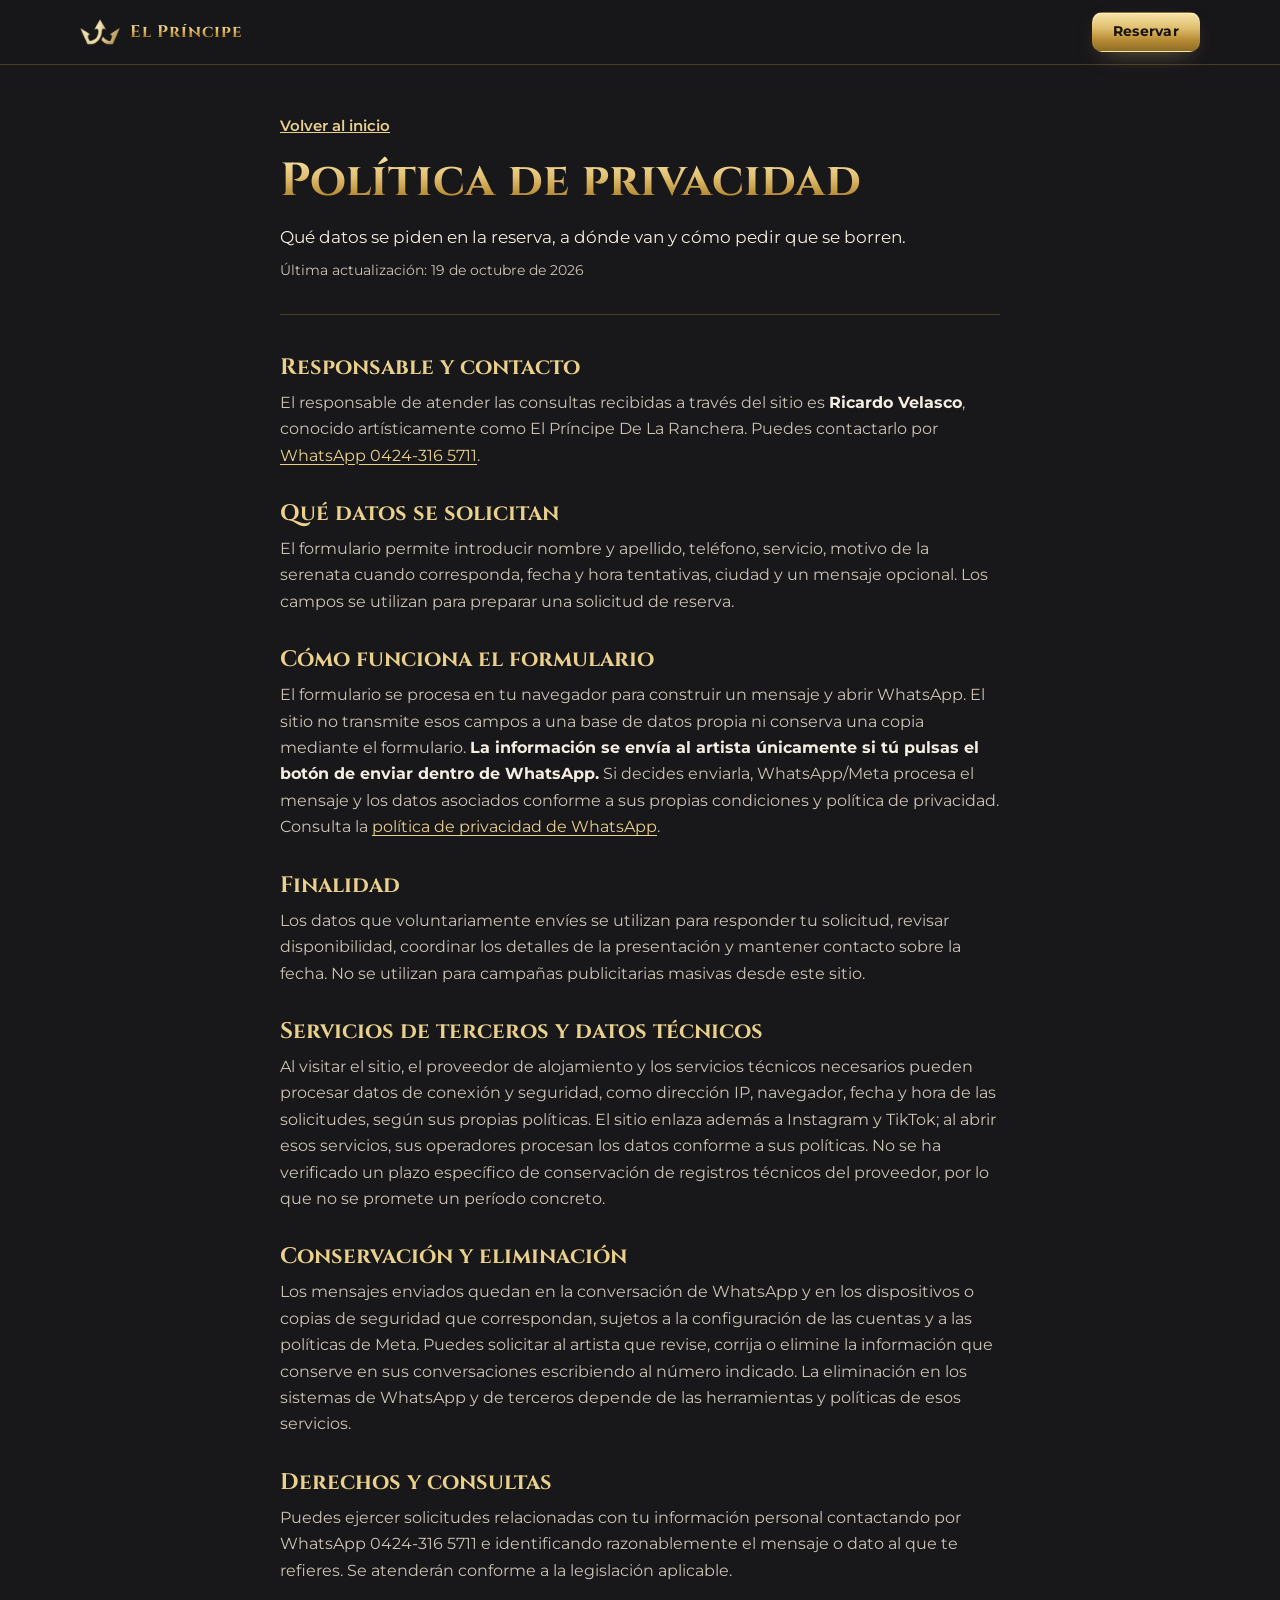
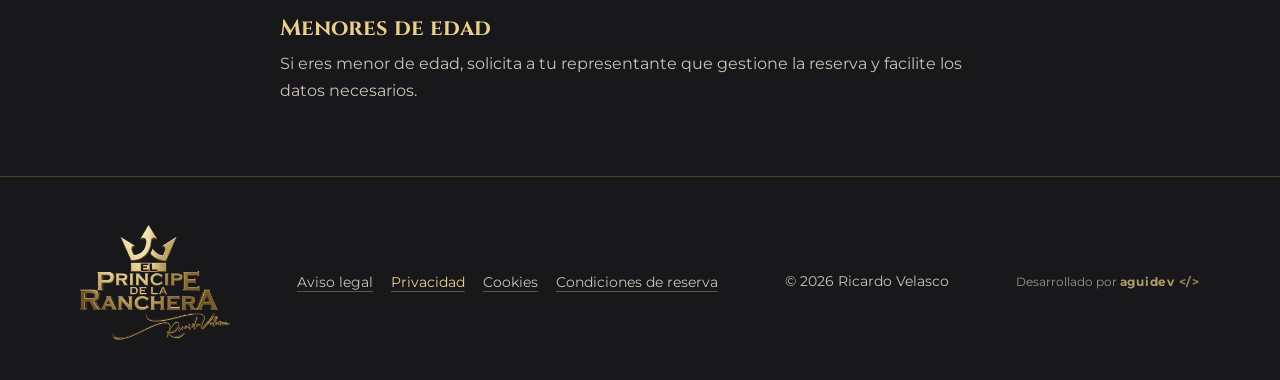
<file: privacidad.html>
<!doctype html>
<html lang="es-VE">
<head>
  <meta charset="utf-8">
  <meta name="viewport" content="width=device-width, initial-scale=1">
  <title>Política de privacidad | El Príncipe De La Ranchera</title>
  <meta name="description" content="Qué datos se piden en la reserva, a dónde van y cómo pedir que se borren.">
  <meta name="theme-color" content="#18171A">
  <link rel="canonical" href="https://elprincipedelaranchera.com/privacidad">
  <meta property="og:type" content="website">
  <meta property="og:site_name" content="El Príncipe De La Ranchera">
  <meta property="og:locale" content="es_VE">
  <meta property="og:url" content="https://elprincipedelaranchera.com/privacidad">
  <meta property="og:title" content="Política de privacidad | El Príncipe De La Ranchera">
  <meta property="og:description" content="Qué datos se piden en la reserva, a dónde van y cómo pedir que se borren.">
  <meta property="og:image" content="https://elprincipedelaranchera.com/og-image.jpg">
  <meta property="og:image:width" content="1200">
  <meta property="og:image:height" content="630">
  <meta name="twitter:card" content="summary_large_image">
  <link rel="icon" type="image/png" sizes="96x96" href="assets/img/corona-96.png">
  <link rel="apple-touch-icon" href="assets/img/corona-192.png">
  <link rel="stylesheet" href="assets/fonts/fonts.css">
  <link rel="stylesheet" href="styles.css">
</head>
<body class="legal-page">
  <a class="skip" href="#contenido">Saltar al contenido</a>
  <header class="site-header is-scrolled">
    <div class="wrap header-inner">
      <a class="brand" href="./" aria-label="El Príncipe De La Ranchera, ir al inicio">
        <img class="brand-mark" src="assets/img/corona-96.png" alt="" width="40" height="40">
        <span class="brand-name">El Príncipe</span>
      </a>
      <a class="btn btn-gold btn-sm" href="./#reserva">Reservar</a>
    </div>
  </header>

  <main id="contenido" class="wrap legal">
    <p class="legal-back"><a href="./">Volver al inicio</a></p>
    <h1 class="section-title">Política de privacidad</h1>
    <p class="legal-lead">Qué datos se piden en la reserva, a dónde van y cómo pedir que se borren.</p>
    <p class="legal-date">Última actualización: 19 de octubre de 2026</p>
    <div class="legal-body">
<h2>Responsable y contacto</h2><p>El responsable de atender las consultas recibidas a través del sitio es <strong>Ricardo Velasco</strong>, conocido artísticamente como El Príncipe De La Ranchera. Puedes contactarlo por <a href="https://wa.me/584243165711">WhatsApp 0424-316 5711</a>.</p><h2>Qué datos se solicitan</h2><p>El formulario permite introducir nombre y apellido, teléfono, servicio, motivo de la serenata cuando corresponda, fecha y hora tentativas, ciudad y un mensaje opcional. Los campos se utilizan para preparar una solicitud de reserva.</p><h2>Cómo funciona el formulario</h2><p>El formulario se procesa en tu navegador para construir un mensaje y abrir WhatsApp. El sitio no transmite esos campos a una base de datos propia ni conserva una copia mediante el formulario. <strong>La información se envía al artista únicamente si tú pulsas el botón de enviar dentro de WhatsApp.</strong> Si decides enviarla, WhatsApp/Meta procesa el mensaje y los datos asociados conforme a sus propias condiciones y política de privacidad. Consulta la <a href="https://www.whatsapp.com/legal/privacy-policy">política de privacidad de WhatsApp</a>.</p><h2>Finalidad</h2><p>Los datos que voluntariamente envíes se utilizan para responder tu solicitud, revisar disponibilidad, coordinar los detalles de la presentación y mantener contacto sobre la fecha. No se utilizan para campañas publicitarias masivas desde este sitio.</p><h2>Servicios de terceros y datos técnicos</h2><p>Al visitar el sitio, el proveedor de alojamiento y los servicios técnicos necesarios pueden procesar datos de conexión y seguridad, como dirección IP, navegador, fecha y hora de las solicitudes, según sus propias políticas. El sitio enlaza además a Instagram y TikTok; al abrir esos servicios, sus operadores procesan los datos conforme a sus políticas. No se ha verificado un plazo específico de conservación de registros técnicos del proveedor, por lo que no se promete un período concreto.</p><h2>Conservación y eliminación</h2><p>Los mensajes enviados quedan en la conversación de WhatsApp y en los dispositivos o copias de seguridad que correspondan, sujetos a la configuración de las cuentas y a las políticas de Meta. Puedes solicitar al artista que revise, corrija o elimine la información que conserve en sus conversaciones escribiendo al número indicado. La eliminación en los sistemas de WhatsApp y de terceros depende de las herramientas y políticas de esos servicios.</p><h2>Derechos y consultas</h2><p>Puedes ejercer solicitudes relacionadas con tu información personal contactando por WhatsApp 0424-316 5711 e identificando razonablemente el mensaje o dato al que te refieres. Se atenderán conforme a la legislación aplicable.</p><h2>Menores de edad</h2><p>Si eres menor de edad, solicita a tu representante que gestione la reserva y facilite los datos necesarios.</p>
    </div>
  </main>

  <footer class="site-footer">
    <div class="wrap footer-inner">
      <img class="footer-logo" src="assets/img/logo-560.webp" width="560" height="428" loading="lazy" alt="El Príncipe De La Ranchera">
      <nav aria-label="Información legal">
      <ul class="legal-links">
        <li><a href="aviso-legal">Aviso legal</a></li>
        <li><a href="privacidad" aria-current="page">Privacidad</a></li>
        <li><a href="cookies">Cookies</a></li>
        <li><a href="condiciones">Condiciones de reserva</a></li>
      </ul>
      </nav>
      <p class="copy">© 2026 Ricardo Velasco</p>
      <p class="aguidev-credit">Desarrollado por <a href="https://aguilarzrw.github.io/portafolio-web/" target="_blank" rel="noopener noreferrer" aria-label="aguidev, soluciones digitales">aguidev <span aria-hidden="true">&lt;/&gt;</span></a></p>
    </div>
  </footer>
</body>
</html>
</file>
<file: assets/fonts/fonts.css>
/* Fuentes alojadas en el sitio (SIL Open Font License): Cinzel, Great Vibes, Montserrat.
   Son fuentes variables: un archivo cubre todos los grosores. */
/* latin-ext */
@font-face {
  font-family: 'Cinzel';
  font-style: normal;
  font-weight: 500 800;
  font-display: swap;
  src: url(cinzel-latin-ext.woff2) format('woff2');
  unicode-range: U+0100-02BA, U+02BD-02C5, U+02C7-02CC, U+02CE-02D7, U+02DD-02FF, U+0304, U+0308, U+0329, U+1D00-1DBF, U+1E00-1E9F, U+1EF2-1EFF, U+2020, U+20A0-20AB, U+20AD-20C4, U+2113, U+2C60-2C7F, U+A720-A7FF;
}
/* latin */
@font-face {
  font-family: 'Cinzel';
  font-style: normal;
  font-weight: 500 800;
  font-display: swap;
  src: url(cinzel-latin.woff2) format('woff2');
  unicode-range: U+0000-00FF, U+0131, U+0152-0153, U+02BB-02BC, U+02C6, U+02DA, U+02DC, U+0304, U+0308, U+0329, U+2000-206F, U+20AC, U+2122, U+2191, U+2193, U+2212, U+2215, U+FEFF, U+FFFD;
}
/* latin-ext */
@font-face {
  font-family: 'Great Vibes';
  font-style: normal;
  font-weight: 400;
  font-display: swap;
  src: url(great-vibes-latin-ext.woff2) format('woff2');
  unicode-range: U+0100-02BA, U+02BD-02C5, U+02C7-02CC, U+02CE-02D7, U+02DD-02FF, U+0304, U+0308, U+0329, U+1D00-1DBF, U+1E00-1E9F, U+1EF2-1EFF, U+2020, U+20A0-20AB, U+20AD-20C4, U+2113, U+2C60-2C7F, U+A720-A7FF;
}
/* latin */
@font-face {
  font-family: 'Great Vibes';
  font-style: normal;
  font-weight: 400;
  font-display: swap;
  src: url(great-vibes-latin.woff2) format('woff2');
  unicode-range: U+0000-00FF, U+0131, U+0152-0153, U+02BB-02BC, U+02C6, U+02DA, U+02DC, U+0304, U+0308, U+0329, U+2000-206F, U+20AC, U+2122, U+2191, U+2193, U+2212, U+2215, U+FEFF, U+FFFD;
}
/* latin-ext */
@font-face {
  font-family: 'Montserrat';
  font-style: normal;
  font-weight: 400 700;
  font-display: swap;
  src: url(montserrat-latin-ext.woff2) format('woff2');
  unicode-range: U+0100-02BA, U+02BD-02C5, U+02C7-02CC, U+02CE-02D7, U+02DD-02FF, U+0304, U+0308, U+0329, U+1D00-1DBF, U+1E00-1E9F, U+1EF2-1EFF, U+2020, U+20A0-20AB, U+20AD-20C4, U+2113, U+2C60-2C7F, U+A720-A7FF;
}
/* latin */
@font-face {
  font-family: 'Montserrat';
  font-style: normal;
  font-weight: 400 700;
  font-display: swap;
  src: url(montserrat-latin.woff2) format('woff2');
  unicode-range: U+0000-00FF, U+0131, U+0152-0153, U+02BB-02BC, U+02C6, U+02DA, U+02DC, U+0304, U+0308, U+0329, U+2000-206F, U+20AC, U+2122, U+2191, U+2193, U+2212, U+2215, U+FEFF, U+FFFD;
}
</file>
<file: styles.css>
/* El Príncipe De La Ranchera
   Identidad tomada del logo y el afiche del cliente: piedra oscura, oro en relieve,
   franjas doradas en diagonal; azul charro como acento (su traje de mariachi). */
:root {
  --piedra: #18171A;        /* fondo: pizarra oscura del afiche */
  --piedra-2: #222125;      /* superficies */
  --piedra-3: #2C2A2F;
  --oro: #C9A24A;
  --oro-claro: #E9D08C;
  --oro-hondo: #8E6B27;
  --oro-grad: linear-gradient(180deg, #F6E3A8 0%, #E1C072 38%, #B98D35 70%, #8E6B27 100%);
  --azul: #1E3864;
  --marfil: #F4EDE1;
  --marfil-suave: #CBC3B6;  /* texto secundario: 10:1 sobre --piedra */
  --linea: rgba(201, 162, 74, .28);
  --error: #FFB4A8;

  --f-display: "Cinzel", "Trajan Pro", Georgia, serif;
  --f-body: "Montserrat", system-ui, -apple-system, "Segoe UI", sans-serif;
  --f-script: "Great Vibes", "Brush Script MT", cursive;

  --gutter: 20px;
  --max: 1160px;
  --radius: 14px;
  --ease: cubic-bezier(.2, .7, .2, 1);
}

*, *::before, *::after { box-sizing: border-box; }
html { scroll-behavior: smooth; scroll-padding-top: 76px; -webkit-text-size-adjust: 100%; }
body {
  margin: 0;
  background: var(--piedra);
  color: var(--marfil);
  font-family: var(--f-body);
  font-size: 1rem;
  line-height: 1.65;
  -webkit-font-smoothing: antialiased;
  overflow-x: hidden;
}
img, video { max-width: 100%; height: auto; display: block; }
a { color: inherit; }
ul, ol { list-style: none; margin: 0; padding: 0; }
h1, h2, h3 { font-family: var(--f-display); font-weight: 700; line-height: 1.12; margin: 0; }
p { margin: 0; }
figure { margin: 0; }

.wrap { width: 100%; max-width: var(--max); margin-inline: auto; padding-inline: var(--gutter); }
.sr-only { position: absolute; width: 1px; height: 1px; overflow: hidden; clip: rect(0 0 0 0); white-space: nowrap; }

.skip {
  position: absolute; left: 12px; top: -60px; z-index: 100;
  background: var(--oro); color: var(--piedra); padding: 10px 16px; border-radius: 6px; font-weight: 600;
}
.skip:focus { top: 12px; }
:focus-visible { outline: 2px solid var(--oro-claro); outline-offset: 3px; border-radius: 4px; }

/* Franjas doradas en diagonal, como en el afiche */
.formatos, .envivo, .reserva { position: relative; isolation: isolate; overflow: hidden; }
.formatos::after, .envivo::after, .reserva::after {
  content: ""; position: absolute; z-index: -1; pointer-events: none;
  width: 140px; height: 160%; top: -30%;
  background:
    linear-gradient(90deg, transparent 0 46px, rgba(201,162,74,.5) 46px 49px, transparent 49px 64px, rgba(201,162,74,.22) 64px 66px, transparent 66px);
  transform: rotate(35deg);
}
.formatos::after { right: -40px; }
.envivo::after { left: -70px; transform: rotate(-35deg); }
.reserva::after { right: 6%; }

/* ---------- Botones ---------- */
.btn {
  display: inline-flex; align-items: center; justify-content: center;
  min-height: 48px; padding: 12px 26px;
  font: 700 .95rem/1.2 var(--f-body); letter-spacing: .02em;
  text-decoration: none; border-radius: 10px; border: 1.5px solid transparent;
  cursor: pointer; transition: background-color .2s var(--ease), color .2s var(--ease), border-color .2s var(--ease), transform .15s var(--ease), box-shadow .2s var(--ease);
}
.btn:active { transform: scale(.98); }
.btn-gold {
  background: var(--oro-grad); color: #1A1307;
  box-shadow: inset 0 1px 0 rgba(255,255,255,.45), 0 8px 24px -12px rgba(233,208,140,.6);
}
.btn-gold:hover { box-shadow: inset 0 1px 0 rgba(255,255,255,.45), 0 10px 30px -10px rgba(233,208,140,.8); }
.btn-ghost { border-color: rgba(233,208,140,.6); color: var(--oro-claro); background: rgba(24,23,26,.35); backdrop-filter: blur(6px); -webkit-backdrop-filter: blur(6px); }
.btn-ghost:hover { border-color: var(--oro-claro); background: rgba(233,208,140,.1); }
.btn-sm { min-height: 44px; padding: 10px 20px; font-size: .9rem; }
.btn-block { width: 100%; }

/* ---------- Encabezado ---------- */
.site-header {
  position: fixed; inset: 0 0 auto; z-index: 50;
  background: rgba(24,23,26,.35);
  backdrop-filter: blur(12px); -webkit-backdrop-filter: blur(12px);
  border-bottom: 1px solid transparent;
  transition: background-color .3s var(--ease), border-color .3s var(--ease);
}
.site-header.is-scrolled { background: rgba(24,23,26,.92); border-bottom-color: var(--linea); }
.header-inner { display: flex; align-items: center; justify-content: space-between; height: 64px; }
.brand { display: flex; align-items: center; gap: 10px; text-decoration: none; }
.brand-mark { width: 40px; height: 40px; object-fit: contain; }
.brand-name {
  font: 700 1.05rem/1 var(--f-display); letter-spacing: .06em; white-space: nowrap;
  background: var(--oro-grad); -webkit-background-clip: text; background-clip: text; color: transparent;
}

.nav-toggle {
  display: grid; place-items: center; width: 44px; height: 44px;
  background: none; border: 0; color: var(--marfil); cursor: pointer;
}
.bars, .bars::before, .bars::after {
  display: block; width: 22px; height: 1.5px; background: currentColor; border-radius: 2px;
  transition: transform .25s var(--ease), opacity .2s;
}
.bars { position: relative; }
.bars::before, .bars::after { content: ""; position: absolute; left: 0; }
.bars::before { top: -7px; }
.bars::after { top: 7px; }
.nav-toggle[aria-expanded="true"] .bars { background: transparent; }
.nav-toggle[aria-expanded="true"] .bars::before { transform: translateY(7px) rotate(45deg); }
.nav-toggle[aria-expanded="true"] .bars::after { transform: translateY(-7px) rotate(-45deg); }

.nav {
  position: absolute; top: 64px; left: 0; right: 0;
  display: flex; flex-direction: column; gap: 4px;
  padding: 12px var(--gutter) 24px;
  background: var(--piedra); border-bottom: 1px solid var(--linea);
  transform: translateY(-8px); opacity: 0; visibility: hidden;
  transition: opacity .2s var(--ease), transform .2s var(--ease), visibility 0s .2s;
}
.nav.is-open { opacity: 1; transform: none; visibility: visible; transition-delay: 0s; }
.nav a:not(.btn) {
  display: flex; align-items: center; min-height: 48px;
  font: 600 1.15rem/1 var(--f-display); letter-spacing: .04em; text-decoration: none;
  border-bottom: 1px solid rgba(244,237,225,.08);
}
.nav a[aria-current="true"]:not(.btn) { color: var(--oro-claro); }
.nav .btn { margin-top: 12px; }
body.menu-open { overflow: hidden; }

@media (min-width: 860px) {
  .nav-toggle { display: none; }
  .nav {
    position: static; flex-direction: row; align-items: center; gap: 28px;
    padding: 0; background: none; border: 0; opacity: 1; transform: none; visibility: visible;
  }
  .nav a:not(.btn) {
    position: relative; min-height: 44px; border: 0;
    font: 600 .88rem/1 var(--f-body); letter-spacing: .03em; color: var(--marfil-suave);
    transition: color .2s;
  }
  .nav a:not(.btn):hover { color: var(--oro-claro); }
  .nav a:not(.btn)::after {
    content: ""; position: absolute; left: 50%; bottom: 6px; width: 5px; height: 5px; border-radius: 50%;
    background: var(--oro); transform: translateX(-50%) scale(0); transition: transform .25s var(--ease);
  }
  .nav a[aria-current="true"]:not(.btn)::after { transform: translateX(-50%) scale(1); }
  .nav .btn { margin-top: 0; }
}

/* ---------- Hero ---------- */
.hero {
  position: relative; isolation: isolate; overflow: hidden;
  min-height: 100svh; display: grid; align-items: end;
  padding: 96px 0 56px; text-align: center;
  background: var(--piedra);
}
/* Móvil: el video vertical llena la pantalla detrás del logo */
.hero-media { position: absolute; inset: 0; z-index: -2; }
.hero-video { width: 100%; height: 100%; object-fit: cover; object-position: 50% 30%; }
.hero-media::after { /* velo para que el logo y el texto se lean */
  content: ""; position: absolute; inset: 0;
  background:
    radial-gradient(70% 34% at 50% 52%, rgba(24,23,26,.55), transparent 75%),
    linear-gradient(180deg, rgba(24,23,26,.7) 0%, rgba(24,23,26,.3) 22%, rgba(24,23,26,.62) 48%, rgba(24,23,26,.95) 78%, var(--piedra) 100%);
}
.video-toggle {
  position: absolute; z-index: 2; right: 14px; top: 76px;
  display: grid; place-items: center; width: 44px; height: 44px; border-radius: 50%;
  background: rgba(24,23,26,.55); color: var(--oro-claro); border: 1px solid rgba(233,208,140,.45);
  cursor: pointer; backdrop-filter: blur(6px); -webkit-backdrop-filter: blur(6px);
}
.video-toggle svg { width: 18px; height: 18px; }
.video-toggle .i-play { display: none; }
.video-toggle[aria-pressed="true"] .i-play { display: block; }
.video-toggle[aria-pressed="true"] .i-pause { display: none; }

.hero-inner { position: relative; }
.hero-copy { display: flex; flex-direction: column; align-items: center; }

.botonadura { display: flex; gap: 12px; margin-bottom: 18px; }
.botonadura li {
  width: 10px; height: 10px; border-radius: 50%;
  background: radial-gradient(circle at 35% 30%, #FFF4CF 0 18%, var(--oro-claro) 30%, var(--oro) 60%, #6E5018 100%);
  box-shadow: 0 0 10px rgba(233,208,140,.45);
}

.hero-title { margin: 0; line-height: 0; }
.hero-logo {
  width: min(76vw, 400px); height: auto;
  filter: drop-shadow(0 10px 30px rgba(0,0,0,.65));
}
.hero-tagline {
  margin-top: 6px; font: 400 clamp(1.8rem, 8vw, 2.6rem)/1.1 var(--f-script);
  color: var(--oro-claro); text-shadow: 0 2px 16px rgba(0,0,0,.6);
}
.hero-lead {
  max-width: 36ch; margin: 14px auto 0;
  font-size: 1rem; color: var(--marfil); text-shadow: 0 1px 12px rgba(0,0,0,.7);
}
.hero-ctas {
  display: flex; flex-direction: column; gap: 12px; width: 100%; max-width: 340px; margin-top: 24px;
}
@media (min-width: 560px) {
  .hero-ctas { flex-direction: row; justify-content: center; max-width: none; }
}

/* Escritorio: como el afiche — logo a la izquierda, video vertical enmarcado a la derecha */
@media (min-width: 960px) {
  .hero { align-items: center; padding: 104px 0 64px; text-align: left; }
  .hero::before { /* franjas doradas del afiche */
    content: ""; position: absolute; z-index: -3; inset: 0; pointer-events: none;
    background:
      linear-gradient(125deg, transparent 0 58%, rgba(201,162,74,.55) 58% 58.3%, transparent 58.3% 59.6%, rgba(201,162,74,.25) 59.6% 59.75%, transparent 59.75%),
      linear-gradient(125deg, transparent 0 18%, rgba(201,162,74,.18) 18% 18.15%, transparent 18.15%),
      radial-gradient(80% 70% at 30% 50%, #232126, var(--piedra) 70%);
  }
  .hero-media {
    position: absolute; inset: auto; z-index: 1;
    right: max(var(--gutter), calc((100vw - var(--max)) / 2 + var(--gutter)));
    top: 50%; transform: translateY(-46%);
    height: min(76vh, 720px); aspect-ratio: 9 / 16;
    border-radius: 18px; overflow: hidden;
    border: 1px solid rgba(233,208,140,.55);
    box-shadow: 0 0 0 6px rgba(24,23,26,.9), 0 0 0 7px rgba(201,162,74,.35), 0 40px 80px -30px rgba(0,0,0,.9);
  }
  .hero-media::after { background: linear-gradient(180deg, transparent 60%, rgba(24,23,26,.55)); }
  .video-toggle { top: auto; bottom: 14px; right: 14px; }
  .hero-copy { align-items: flex-start; max-width: 560px; }
  .hero-logo { width: 520px; }
  .hero-tagline { margin-left: 8px; }
  .hero-lead { margin-left: 0; font-size: 1.08rem; }
  .hero-ctas { justify-content: flex-start; }
  .botonadura { margin-left: 8px; }
}

/* Reflectores de tarima: dos haces que salen de las esquinas y caen sobre el logo.
   script.js calcula --a-l / --a-r (ángulo), --len (largo) y --tx / --ty (punto de luz). */
.stage-lights { position: absolute; inset: 0; z-index: -1; pointer-events: none; overflow: hidden; }
.beam {
  position: absolute; top: -24px;
  width: var(--bw, 70vmin); height: var(--len, 115vh);
  margin-left: calc(var(--bw, 70vmin) / -2);
  transform-origin: 50% 0;
  filter: blur(9px);
  mix-blend-mode: screen;
}
.beam::before {
  content: ""; position: absolute; inset: 0;
  clip-path: polygon(47% 0, 53% 0, 100% 100%, 0 100%);
  background: linear-gradient(180deg,
    rgba(255,244,214,.55) 0%,
    rgba(240,214,150,.22) 38%,
    rgba(230,203,134,.07) 72%,
    rgba(230,203,134,0) 100%);
}
.beam::after {
  content: ""; position: absolute; left: 50%; top: -30px; width: 90px; height: 90px;
  transform: translateX(-50%); border-radius: 50%;
  background: radial-gradient(circle, rgba(255,246,222,.9), rgba(230,203,134,.25) 40%, transparent 70%);
}
.beam-l { left: -2%;  transform: rotate(calc(var(--a-l, -32deg) + var(--aim, 0deg))); }
.beam-r { left: 102%; transform: rotate(calc(var(--a-r, 32deg) + var(--aim, 0deg))); }
.hero.lights-done .beam { transition: transform .8s var(--ease); }
.light-pool {
  position: absolute; left: var(--tx, 50%); top: var(--ty, 48%);
  width: min(96vw, 900px); height: min(56vmin, 420px);
  transform: translate(-50%, -50%);
  background: radial-gradient(closest-side, rgba(255,236,190,.16), rgba(230,203,134,.05) 55%, transparent);
}
.haze {
  position: absolute; inset: 0;
  background:
    radial-gradient(60% 30% at 30% 62%, rgba(244,237,225,.05), transparent 70%),
    radial-gradient(55% 28% at 72% 55%, rgba(244,237,225,.045), transparent 70%);
}
@media (min-width: 960px) {
  .beam { --bw: 56vmin; filter: blur(12px); }
  .beam-r { left: 64%; } /* el haz derecho sale por encima del video, no detrás */
}

/* Momento de carga: tarima a oscuras → los reflectores buscan al artista
   → la luz cae sobre el logo → se enciende la botonadura → aparece el resto. */
@media (prefers-reduced-motion: no-preference) {
  .js .hero:not(.lights-on) .beam,
  .js .hero:not(.lights-on) .light-pool,
  .js .hero:not(.lights-on) .haze { opacity: 0; }
  .hero.lights-on:not(.lights-done) .beam-l { animation: barrer-l 1.6s cubic-bezier(.45,.05,.25,1) .1s both; }
  .hero.lights-on:not(.lights-done) .beam-r { animation: barrer-r 1.6s cubic-bezier(.45,.05,.25,1) .3s both; }
  .js .light-pool, .js .haze { transition: opacity 1s ease 1.3s; }

  .js .hero-logo { filter: brightness(.3) saturate(.6) drop-shadow(0 10px 30px rgba(0,0,0,.65)); transition: filter .9s ease 1.35s; }
  .js .hero.lights-on .hero-logo { filter: brightness(1.06) drop-shadow(0 0 30px rgba(233,208,140,.28)) drop-shadow(0 10px 30px rgba(0,0,0,.65)); }
  .js .hero-media { opacity: .25; transition: opacity 1.2s ease .2s; }
  .js .hero.lights-on .hero-media { opacity: 1; }

  .js .botonadura li { opacity: .15; box-shadow: none; }
  .js .hero.lights-on .botonadura li { animation: encender .45s var(--ease) forwards; }
  .js .hero.lights-on .botonadura li:nth-child(1) { animation-delay: 1.45s; }
  .js .hero.lights-on .botonadura li:nth-child(2) { animation-delay: 1.53s; }
  .js .hero.lights-on .botonadura li:nth-child(3) { animation-delay: 1.61s; }
  .js .hero.lights-on .botonadura li:nth-child(4) { animation-delay: 1.69s; }
  .js .hero.lights-on .botonadura li:nth-child(5) { animation-delay: 1.77s; }
  .js .hero.lights-on .botonadura li:nth-child(6) { animation-delay: 1.85s; }
  .js .hero.lights-on .botonadura li:nth-child(7) { animation-delay: 1.93s; }

  .js .hero-tagline, .js .hero-lead, .js .hero-ctas { opacity: 0; transform: translateY(10px); }
  .js .hero.lights-on .hero-tagline { animation: aparecer .8s var(--ease) 1.65s forwards; }
  .js .hero.lights-on .hero-lead { animation: aparecer .8s var(--ease) 1.8s forwards; }
  .js .hero.lights-on .hero-ctas { animation: aparecer .8s var(--ease) 1.95s forwards; }
}
@keyframes barrer-l {
  0%   { opacity: 0; transform: rotate(calc(var(--a-l, -32deg) + 40deg)); }
  18%  { opacity: 1; }
  68%  { transform: rotate(calc(var(--a-l, -32deg) - 6deg)); }
  100% { opacity: 1; transform: rotate(var(--a-l, -32deg)); }
}
@keyframes barrer-r {
  0%   { opacity: 0; transform: rotate(calc(var(--a-r, 32deg) - 40deg)); }
  18%  { opacity: 1; }
  68%  { transform: rotate(calc(var(--a-r, 32deg) + 6deg)); }
  100% { opacity: 1; transform: rotate(var(--a-r, 32deg)); }
}
@keyframes encender { to { opacity: 1; box-shadow: 0 0 10px rgba(233,208,140,.45); } }
@keyframes aparecer { to { opacity: 1; transform: none; } }

/* ---------- Secciones ---------- */
.formatos, .sobre, .envivo, .galeria, .escenarios, .reserva { padding: 88px 0; }
.galeria { padding-top: 0; }
.section-title {
  font-size: clamp(1.75rem, 6.4vw, 2.9rem); max-width: 20ch; letter-spacing: .01em;
  background: var(--oro-grad); -webkit-background-clip: text; background-clip: text; color: transparent;
  padding-bottom: .06em;
}
.section-head { display: flex; flex-direction: column; gap: 10px; margin-bottom: 32px; }
.section-sub { color: var(--marfil-suave); max-width: 46ch; }

/* Formatos: tarjetas con foto */
.formato-list { display: grid; gap: 20px; margin-top: 40px; }
.formato {
  display: grid; overflow: hidden; border-radius: var(--radius);
  background: var(--piedra-2); border: 1px solid var(--linea);
}
.formato-img { width: 100%; aspect-ratio: 4 / 3; object-fit: cover; object-position: 50% 30%; }
.formato-body { display: grid; gap: 10px; padding: 22px 22px 18px; align-content: start; }
.formato h3 { font-size: clamp(1.4rem, 5.4vw, 1.75rem); display: flex; flex-wrap: wrap; align-items: center; gap: 10px; color: var(--marfil); }
.formato p { color: var(--marfil-suave); max-width: 56ch; }
.formato-new { border-color: rgba(233,208,140,.6); }
.badge {
  font: 700 .74rem/1 var(--f-body); color: #1A1307; letter-spacing: .02em;
  background: var(--oro-grad); padding: 7px 11px; border-radius: 999px;
}
.formato-link {
  justify-self: start; display: inline-flex; align-items: center; min-height: 44px;
  font-weight: 700; color: var(--oro-claro); text-decoration: underline;
  text-decoration-thickness: 1px; text-underline-offset: 6px; text-decoration-color: rgba(233,208,140,.45);
  transition: text-decoration-color .2s var(--ease), color .2s var(--ease);
}
.formato-link:hover { color: #FFF1C9; text-decoration-color: currentColor; }
@media (min-width: 760px) {
  .formato-list { grid-template-columns: 1fr 1fr; gap: 24px; }
}
@media (min-width: 1040px) {
  .formato { grid-template-columns: 42% 1fr; }
  .formato-img { aspect-ratio: auto; height: 100%; min-height: 260px; }
  .formato-body { padding: 26px 24px; align-content: center; }
}

/* Sobre él */
.sobre { background: linear-gradient(180deg, var(--piedra), var(--piedra-2)); }
.sobre-grid { display: grid; gap: 40px; }
.sobre-photo {
  position: relative; max-width: 420px; width: 100%; margin-inline: auto;
  border-radius: var(--radius); overflow: hidden;
  border: 1px solid rgba(233,208,140,.5);
  box-shadow: 0 0 0 6px var(--piedra), 0 0 0 7px var(--linea), 0 30px 60px -30px rgba(0,0,0,.9);
}
.sobre-photo img { width: 100%; aspect-ratio: 4 / 5; object-fit: cover; }
.sobre-text p { margin-top: 18px; max-width: 60ch; color: var(--marfil-suave); }
.sobre-text p:first-of-type { margin-top: 26px; font-size: 1.1rem; color: var(--marfil); }
.sobre-text q { font-family: var(--f-script); font-size: 1.6em; line-height: 1; color: var(--oro-claro); quotes: none; }
@media (min-width: 860px) {
  .sobre-grid { grid-template-columns: 5fr 7fr; gap: 72px; align-items: center; }
}

/* En vivo: videos propios */
.clips {
  display: grid; grid-auto-flow: column; grid-auto-columns: 74%;
  gap: 14px; overflow-x: auto; scroll-snap-type: x mandatory; scroll-padding-inline: var(--gutter);
  margin-inline: calc(-1 * var(--gutter)); padding: 4px var(--gutter) 12px;
  overscroll-behavior-x: contain; scrollbar-width: thin; scrollbar-color: var(--oro) transparent;
}
.clips li { scroll-snap-align: start; }
.clip { display: grid; gap: 12px; }
.clip video {
  width: 100%; aspect-ratio: 9 / 16; object-fit: cover; background: var(--piedra-2);
  border-radius: var(--radius); border: 1px solid rgba(233,208,140,.4);
}
.clip figcaption { font: 600 1.05rem/1.3 var(--f-display); letter-spacing: .02em; }
@media (min-width: 640px) { .clips { grid-auto-columns: 44%; } }
@media (min-width: 960px) {
  .clips { grid-auto-flow: row; grid-template-columns: repeat(3, 1fr); overflow: visible; margin: 0; padding: 0; gap: 24px; }
}

/* Reels de Instagram */
.reels-head { display: flex; align-items: center; justify-content: space-between; gap: 16px; margin: 56px 0 18px; }
.reels-title { font-size: clamp(1.25rem, 4.6vw, 1.6rem); color: var(--marfil); }
.reels {
  display: grid; grid-auto-flow: column; grid-auto-columns: 62%;
  gap: 12px; overflow-x: auto; scroll-snap-type: x mandatory; scroll-padding-inline: var(--gutter);
  margin-inline: calc(-1 * var(--gutter)); padding: 4px var(--gutter) 14px;
  overscroll-behavior-x: contain; scrollbar-width: thin; scrollbar-color: var(--oro) transparent;
}
.reels li { scroll-snap-align: start; }
.reel {
  position: relative; display: flex; flex-direction: column; justify-content: space-between; gap: 24px;
  height: 100%; min-height: 150px; padding: 18px; text-decoration: none;
  border-radius: 12px; border: 1px solid var(--linea);
  background:
    linear-gradient(135deg, transparent 0 70%, rgba(201,162,74,.18) 70% 71%, transparent 71%),
    var(--piedra-2);
  transition: border-color .2s var(--ease);
}
.reel-title { font: 600 1.05rem/1.3 var(--f-display); }
.reel-cta { display: inline-flex; align-items: center; gap: 8px; font-size: .88rem; font-weight: 600; color: var(--oro-claro); }
.reel-cta::before {
  content: ""; width: 28px; height: 28px; border-radius: 50%; flex: none;
  border: 1.5px solid currentColor;
  background: url("data:image/svg+xml,%3Csvg xmlns='http://www.w3.org/2000/svg' viewBox='0 0 24 24'%3E%3Cpath d='M9 7l9 5-9 5z' fill='%23E9D08C'/%3E%3C/svg%3E") 58% 50% / 14px no-repeat;
}
.reel:hover { border-color: var(--oro-claro); }
.reels-nav { display: flex; align-items: center; gap: 10px; }
.reels-btn {
  display: grid; place-items: center; width: 44px; height: 44px; border-radius: 50%;
  background: transparent; color: var(--oro-claro); border: 1px solid rgba(233,208,140,.45);
  cursor: pointer; transition: border-color .2s, background-color .2s, opacity .2s, transform .15s var(--ease);
}
.reels-btn:hover { border-color: var(--oro-claro); background: rgba(233,208,140,.08); }
.reels-btn:active { transform: scale(.94); }
.reels-btn:disabled { opacity: .35; cursor: default; }
.reels-btn svg { width: 20px; height: 20px; }
.reels-count { min-width: 4.5em; text-align: center; color: var(--marfil-suave); font-variant-numeric: tabular-nums; font-size: .92rem; }
@media (min-width: 600px) { .reels { grid-auto-columns: 34%; } }
@media (min-width: 960px) {
  .reels { grid-auto-flow: row; grid-template-columns: repeat(4, 1fr); overflow: visible; margin: 0; padding: 0; gap: 14px; }
  .reels-nav { display: none; }
}

/* Galería */
.galeria-grid { display: grid; grid-template-columns: 1fr 1fr; gap: 12px; }
.galeria-grid li { overflow: hidden; border-radius: var(--radius); border: 1px solid var(--linea); }
.galeria-grid img { width: 100%; height: 100%; aspect-ratio: 4 / 5; object-fit: cover; }
.galeria-grid .g-tall { grid-column: 1 / -1; }
.galeria-grid .g-tall img { aspect-ratio: 4 / 3; object-position: 50% 30%; }
@media (min-width: 860px) {
  .galeria-grid { grid-template-columns: 1.3fr 1fr 1fr; gap: 18px; }
  .galeria-grid .g-tall { grid-column: auto; }
  .galeria-grid .g-tall img { aspect-ratio: 4 / 5; }
}

/* Escenarios: como un cartel de función */
.escenarios { background: var(--piedra-2); }
.escenarios-grid { display: grid; gap: 40px; }
.stage-photo { margin-top: 28px; border-radius: var(--radius); overflow: hidden; border: 1px solid rgba(233,208,140,.45); }
.stage-photo img { width: 100%; aspect-ratio: 3 / 2; object-fit: cover; }
.cartel li {
  position: relative; display: flex; flex-direction: column; gap: 4px;
  padding: 18px 0 18px 22px; border-bottom: 1px solid var(--linea);
}
.cartel li:first-child { border-top: 1px solid var(--linea); }
.cartel li::before {
  content: ""; position: absolute; left: 0; top: 28px; width: 9px; height: 9px; border-radius: 50%;
  background: radial-gradient(circle at 35% 30%, #FFF4CF 0 18%, var(--oro-claro) 30%, var(--oro) 60%, #6E5018 100%);
  box-shadow: 0 0 10px rgba(233,208,140,.5);
}
.venue { font: 600 clamp(1.25rem, 5vw, 1.7rem)/1.2 var(--f-display); }
.place { color: var(--marfil-suave); font-size: .95rem; }
@media (min-width: 860px) {
  .escenarios-grid { grid-template-columns: 5fr 6fr; gap: 72px; align-items: start; }
}
@media (prefers-reduced-motion: no-preference) {
  .js .cartel li::before { opacity: .15; box-shadow: none; transition: opacity .5s var(--ease), box-shadow .5s var(--ease); }
  .js .cartel li .venue { opacity: .45; transition: opacity .6s var(--ease); }
  .js .cartel.is-lit li::before { opacity: 1; box-shadow: 0 0 10px rgba(233,208,140,.5); }
  .js .cartel.is-lit li .venue { opacity: 1; }
  .js .cartel.is-lit li:nth-child(2)::before, .js .cartel.is-lit li:nth-child(2) .venue { transition-delay: .15s; }
  .js .cartel.is-lit li:nth-child(3)::before, .js .cartel.is-lit li:nth-child(3) .venue { transition-delay: .3s; }
  .js .cartel.is-lit li:nth-child(4)::before, .js .cartel.is-lit li:nth-child(4) .venue { transition-delay: .45s; }
  .js .cartel.is-lit li:nth-child(5)::before, .js .cartel.is-lit li:nth-child(5) .venue { transition-delay: .6s; }
  .js .cartel.is-lit li:nth-child(6)::before, .js .cartel.is-lit li:nth-child(6) .venue { transition-delay: .75s; }
  .js .cartel.is-lit li:nth-child(7)::before, .js .cartel.is-lit li:nth-child(7) .venue { transition-delay: .9s; }
}

/* Reserva */
.reserva {
  background:
    radial-gradient(70% 60% at 0% 0%, rgba(201,162,74,.12), transparent 60%),
    linear-gradient(180deg, var(--piedra), #141316);
}
.reserva-grid { display: grid; gap: 40px; }
.reserva-intro p { margin-top: 18px; max-width: 42ch; color: var(--marfil-suave); }
.phone { display: flex; flex-direction: column; gap: 4px; margin-top: 28px !important; }
.phone span { font-size: .92rem; }
.phone a {
  font: 700 clamp(1.9rem, 8.5vw, 2.6rem)/1.15 var(--f-display); text-decoration: none; width: fit-content;
  background: var(--oro-grad); -webkit-background-clip: text; background-clip: text; color: transparent;
}
.phone a:hover { text-decoration: underline; text-decoration-color: var(--oro); text-underline-offset: 6px; }

.booking {
  display: grid; gap: 18px; padding: 24px;
  background: var(--piedra-2); border: 1px solid var(--linea); border-radius: 18px;
}
.field { display: grid; gap: 8px; }
.field-row { display: grid; gap: 18px; }
label { font-weight: 600; font-size: .95rem; }
.opt { color: var(--marfil-suave); font-weight: 400; }
input, select, textarea {
  width: 100%; min-height: 48px; padding: 12px 14px;
  font: 400 1rem/1.4 var(--f-body); color: var(--marfil);
  background: var(--piedra-3); border: 1px solid rgba(233,208,140,.3); border-radius: 10px;
  transition: border-color .2s, background-color .2s, box-shadow .2s;
  color-scheme: dark;
}
select { appearance: none; background-image: url("data:image/svg+xml,%3Csvg xmlns='http://www.w3.org/2000/svg' viewBox='0 0 24 24'%3E%3Cpath d='M6 9l6 6 6-6' fill='none' stroke='%23E9D08C' stroke-width='2'/%3E%3C/svg%3E"); background-repeat: no-repeat; background-position: right 12px center; background-size: 18px; padding-right: 40px; }
select option { background: var(--piedra); color: var(--marfil); }
textarea { resize: vertical; min-height: 110px; }
input::placeholder, textarea::placeholder { color: #9C958A; }
input:focus, select:focus, textarea:focus { border-color: var(--oro-claro); outline: none; box-shadow: 0 0 0 3px rgba(233,208,140,.25); }
[aria-invalid="true"] { border-color: var(--error); }
.error { color: var(--error); font-size: .9rem; }
.error:empty { display: none; }
@keyframes resaltar { 0% { box-shadow: 0 0 0 0 rgba(233,208,140,.55); } 100% { box-shadow: 0 0 0 10px rgba(233,208,140,0); } }
.is-prefilled { border-color: var(--oro-claro); animation: resaltar .9s var(--ease) 2; }
.form-status { padding: 16px 18px; border-radius: 12px; background: rgba(233,208,140,.08); border: 1px solid rgba(233,208,140,.45); }
.form-status-title { font-weight: 700; color: var(--oro-claro); margin-bottom: 4px; }
.form-status a { color: var(--oro-claro); font-weight: 700; text-underline-offset: 4px; }
@media (prefers-reduced-motion: no-preference) {
  .form-status:not([hidden]) { animation: aparecer .4s var(--ease) both; }
}
@media (min-width: 560px) { .field-row { grid-template-columns: 1fr 1fr; } .booking { padding: 32px; } }
@media (min-width: 860px) {
  .reserva-grid { grid-template-columns: 5fr 6fr; gap: 72px; align-items: start; }
}

/* ---------- Reserva por pasos ---------- */
.booking { position: relative; gap: 22px; }
.steps { display: grid; grid-template-columns: repeat(3, 1fr); gap: 8px; counter-reset: paso; }
.step-dot {
  position: relative; display: flex; align-items: center; gap: 8px;
  padding-bottom: 12px; color: var(--marfil-suave); font-size: .82rem; font-weight: 600;
}
.step-dot::after { /* barra de progreso bajo cada paso */
  content: ""; position: absolute; left: 0; right: 0; bottom: 0; height: 3px; border-radius: 3px;
  background: rgba(244,237,225,.12);
}
.step-dot.is-current::after, .step-dot.is-done::after { background: var(--oro-grad); }
.step-num {
  display: grid; place-items: center; flex: none; width: 26px; height: 26px; border-radius: 50%;
  border: 1.5px solid rgba(244,237,225,.25); font-size: .8rem;
}
.step-dot.is-current { color: var(--marfil); }
.step-dot.is-current .step-num { border-color: var(--oro-claro); color: var(--oro-claro); }
.step-dot.is-done .step-num { background: var(--oro-grad); border-color: transparent; color: #1A1307; }
@media (max-width: 420px) { .step-name { display: none; } .step-dot.is-current .step-name { display: inline; } }

.step { border: 0; margin: 0; padding: 0; min-width: 0; display: grid; gap: 18px; }
.js .step:not(.is-active) { display: none; }
.step-title {
  padding: 0; font: 700 clamp(1.3rem, 5vw, 1.6rem)/1.2 var(--f-display); color: var(--marfil);
}
.step-title:focus { outline: none; }
@media (prefers-reduced-motion: no-preference) {
  .js .step.is-active { animation: paso-entra .35s var(--ease) both; }
}
@keyframes paso-entra { from { opacity: 0; transform: translateX(14px); } to { opacity: 1; transform: none; } }

.mini-label { font-weight: 600; font-size: .92rem; color: var(--marfil); }

/* Tarjetas de servicio (radios) */
.service-grid { display: grid; grid-template-columns: 1fr 1fr; gap: 10px; }
.service {
  position: relative; display: grid; grid-template-rows: auto auto 1fr; gap: 2px;
  border-radius: 12px; overflow: hidden; cursor: pointer;
  background: var(--piedra-3); border: 1.5px solid rgba(233,208,140,.22);
  transition: border-color .2s var(--ease), transform .15s var(--ease), box-shadow .2s var(--ease);
}
.service input { position: absolute; opacity: 0; pointer-events: none; }
.service img { width: 100%; aspect-ratio: 16 / 10; object-fit: cover; object-position: 50% 25%; filter: saturate(.85); transition: filter .2s; }
.service-name { padding: 10px 12px 0; font: 700 1rem/1.2 var(--f-display); }
.service-note { padding: 2px 12px 12px; font-size: .78rem; line-height: 1.35; color: var(--marfil-suave); }
.service::after { /* marca de seleccionado */
  content: ""; position: absolute; top: 8px; right: 8px; width: 26px; height: 26px; border-radius: 50%;
  background: rgba(24,23,26,.7) url("data:image/svg+xml,%3Csvg xmlns='http://www.w3.org/2000/svg' viewBox='0 0 24 24'%3E%3Cpath d='M5 12.5l4.5 4.5L19 7.5' fill='none' stroke='%231A1307' stroke-width='3' stroke-linecap='round' stroke-linejoin='round'/%3E%3C/svg%3E") center / 15px no-repeat;
  border: 1.5px solid rgba(244,237,225,.5);
  transform: scale(.6); opacity: 0; transition: transform .2s var(--ease), opacity .2s;
}
.service:hover { border-color: rgba(233,208,140,.55); }
.service:active { transform: scale(.98); }
.service:has(input:checked) { border-color: var(--oro-claro); box-shadow: 0 0 0 3px rgba(233,208,140,.2); }
.service:has(input:checked) img { filter: none; }
.service:has(input:checked)::after { opacity: 1; transform: none; background-color: var(--oro-claro); border-color: var(--oro-claro); }
.service:has(input:focus-visible) { outline: 2px solid var(--oro-claro); outline-offset: 3px; }
.service-other { grid-column: 1 / -1; grid-template-columns: auto 1fr; grid-template-rows: auto auto; align-items: center; column-gap: 12px; padding: 12px; }
.service-other .service-icon { grid-row: 1 / 3; display: grid; place-items: center; width: 48px; height: 48px; border-radius: 50%; border: 1.5px solid var(--linea); color: var(--oro-claro); }
.service-other .service-icon svg { width: 24px; height: 24px; }
.service-other .service-name, .service-other .service-note { padding: 0; }
@media (min-width: 560px) { .service-grid { gap: 12px; } }

/* Chips (motivo, hora, fechas rápidas) */
.motivo { display: grid; gap: 10px; }
.chips { display: flex; flex-wrap: wrap; gap: 8px; }
.chip { position: relative; cursor: pointer; }
.chip input { position: absolute; opacity: 0; pointer-events: none; }
.chip span, .chip-btn {
  display: inline-flex; align-items: center; min-height: 44px; padding: 8px 16px; border-radius: 999px;
  font: 600 .9rem/1 var(--f-body); color: var(--marfil);
  background: var(--piedra-3); border: 1.5px solid rgba(233,208,140,.25);
  transition: background-color .2s, border-color .2s, color .2s;
}
.chip-btn { cursor: pointer; }
.chip:hover span, .chip-btn:hover { border-color: rgba(233,208,140,.6); }
.chip input:checked + span, .chip-btn.is-on { background: var(--oro-grad); color: #1A1307; border-color: transparent; }
.chip input:focus-visible + span { outline: 2px solid var(--oro-claro); outline-offset: 2px; }
.chips-quick { margin-bottom: 4px; }

/* Campos con ícono */
.input-icon { position: relative; }
.input-icon svg {
  position: absolute; left: 14px; top: 50%; transform: translateY(-50%);
  width: 20px; height: 20px; color: var(--oro-claro); pointer-events: none;
}
.input-icon input { padding-left: 44px; }
input[type="date"] { min-height: 52px; font-weight: 600; cursor: pointer; }
input[type="date"]::-webkit-calendar-picker-indicator {
  filter: invert(84%) sepia(30%) saturate(500%) hue-rotate(5deg); cursor: pointer; opacity: .9;
}
.date-pretty { min-height: 1.4em; font: 600 1.02rem/1.4 var(--f-display); color: var(--oro-claro); }
.date-pretty:empty { min-height: 0; }

.step-actions { display: flex; gap: 10px; margin-top: 4px; }
.step-actions .btn { flex: 1; }
.step-actions .btn-ghost { flex: 0 0 auto; }
.btn-wa svg { width: 20px; height: 20px; margin-right: 8px; }

/* Vista previa del mensaje, estilo chat */
.preview {
  padding: 14px; border-radius: 14px;
  background:
    radial-gradient(circle at 20% 20%, rgba(233,208,140,.05) 0 2px, transparent 3px) 0 0 / 22px 22px,
    #121114;
  border: 1px solid var(--linea);
}
.preview-head { display: flex; align-items: center; gap: 8px; margin-bottom: 10px; font-size: .82rem; font-weight: 600; color: var(--marfil-suave); }
.preview-head img { width: 28px; height: 28px; border-radius: 50%; background: var(--piedra-3); padding: 3px; }
.bubble {
  position: relative; margin-left: auto; max-width: 92%; width: fit-content;
  padding: 10px 12px 10px; border-radius: 12px 4px 12px 12px;
  background: #1F4D3A; color: #EAF4EE; font-size: .92rem; line-height: 1.5; white-space: pre-line;
  box-shadow: 0 2px 6px rgba(0,0,0,.35);
}

/* Pie */
.site-footer { padding: 48px 0 calc(40px + env(safe-area-inset-bottom)); border-top: 1px solid var(--linea); }
.footer-inner { display: flex; flex-direction: column; gap: 22px; align-items: flex-start; }
.footer-logo { width: 150px; height: auto; }
.social { display: flex; gap: 8px; flex-wrap: wrap; }
.social a {
  display: inline-flex; align-items: center; gap: 8px; min-height: 44px; padding: 8px 16px;
  border: 1px solid rgba(233,208,140,.35); border-radius: 999px; text-decoration: none; font-weight: 500;
  transition: border-color .2s, color .2s;
}
.social a:hover { border-color: var(--oro-claro); color: var(--oro-claro); }
.social svg { width: 20px; height: 20px; }
.copy { color: var(--marfil-suave); font-size: .9rem; }
@media (min-width: 860px) {
  .footer-inner { flex-direction: row; align-items: center; justify-content: space-between; }
}

/* Enlaces legales y aviso de consentimiento */
.legal-links { display: flex; flex-wrap: wrap; gap: 4px 18px; }
.legal-links a {
  display: inline-flex; align-items: center; min-height: 44px; font-size: .88rem;
  color: var(--marfil-suave); text-decoration: underline; text-underline-offset: 4px; text-decoration-color: rgba(203,195,182,.35);
}
.legal-links a:hover, .legal-links a[aria-current="page"] { color: var(--oro-claro); }
.consent { font-size: .82rem; line-height: 1.5; color: var(--marfil-suave); }
.consent a { color: var(--oro-claro); text-underline-offset: 3px; }

/* Páginas legales */
.legal { max-width: 760px; padding-top: 104px; padding-bottom: 72px; }
.legal-page .site-header .btn { min-height: 40px; }
.legal-back a { display: inline-flex; min-height: 44px; align-items: center; color: var(--oro-claro); font-weight: 600; font-size: .92rem; }
.legal h1 { margin-top: 8px; max-width: none; }
.legal-lead { margin-top: 12px; font-size: 1.08rem; color: var(--marfil); }
.legal-date { margin-top: 8px; font-size: .85rem; color: var(--marfil-suave); }
.legal-body { margin-top: 32px; padding-top: 8px; border-top: 1px solid var(--linea); }
.legal-body h2 { margin: 32px 0 10px; font-size: clamp(1.15rem, 4.4vw, 1.4rem); color: var(--oro-claro); }
.legal-body p, .legal-body li { color: var(--marfil-suave); max-width: 68ch; }
.legal-body p + p { margin-top: 12px; }
.legal-body ul, .legal-body ol { display: grid; gap: 6px; margin: 12px 0; padding-left: 22px; }
.legal-body ul { list-style: disc; }
.legal-body ol { list-style: decimal; }
.legal-body li::marker { color: var(--oro); }
.legal-body strong { color: var(--marfil); }
.legal-body a { color: var(--oro-claro); text-underline-offset: 3px; }

/* Botón fijo de reserva en móvil */
.sticky-cta {
  position: fixed; left: var(--gutter); right: var(--gutter); z-index: 40;
  bottom: calc(16px + env(safe-area-inset-bottom));
  box-shadow: 0 10px 30px rgba(0,0,0,.5), inset 0 1px 0 rgba(255,255,255,.45);
  transform: translateY(140%); opacity: 0;
  transition: transform .3s var(--ease), opacity .2s var(--ease);
}
.sticky-cta.is-visible { transform: none; opacity: 1; }
@media (min-width: 860px) { .sticky-cta { display: none; } }

@media (prefers-reduced-motion: reduce) {
  html { scroll-behavior: auto; }
  *, *::before, *::after { transition-duration: .01ms !important; animation: none !important; }
}
.section-sub-after { margin-top: 10px; }

/* ---------- Reserva v2: todo el formulario a la vista ----------
   Escritorio: encabezado en franja y formulario a todo el ancho (servicios en una fila).
   Móvil: servicios como filas compactas con miniatura. */
.reserva { padding: 72px 0; }
.reserva-grid { grid-template-columns: 1fr; gap: 28px; }
.reserva-intro .section-title { max-width: none; }
.reserva-intro p { margin-top: 12px; }
.phone { margin-top: 18px !important; }
@media (min-width: 860px) {
  .reserva-grid { grid-template-columns: 1fr; gap: 32px; }
  .reserva-intro { display: grid; grid-template-columns: 1fr auto; align-items: end; gap: 12px 48px; }
  .reserva-intro .section-title { grid-column: 1 / -1; }
  .reserva-intro p { margin-top: 0; }
  .phone { margin-top: 0 !important; text-align: right; align-items: flex-end; }
}

/* Servicios: filas compactas en móvil */
.service-grid { grid-template-columns: 1fr; gap: 8px; }
.service {
  grid-template-columns: 72px 1fr; grid-template-rows: auto auto; align-items: center;
  column-gap: 14px; padding: 8px 44px 8px 8px;
}
.service img { grid-row: 1 / 3; width: 72px; height: 72px; aspect-ratio: 1; border-radius: 9px; }
.service-name { padding: 0; align-self: end; }
.service-note { padding: 0; align-self: start; }
.service::after { top: 50%; right: 12px; margin-top: -13px; }
.service-other { grid-column: auto; padding: 8px 44px 8px 8px; }
.service-other .service-icon { width: 72px; height: 72px; border-radius: 9px; }

/* Servicios: tarjetas en fila desde tableta */
@media (min-width: 700px) {
  .service-grid { grid-template-columns: repeat(3, 1fr); gap: 12px; }
  .service { grid-template-columns: 1fr; grid-template-rows: auto auto 1fr; padding: 0; column-gap: 0; align-items: stretch; }
  .service img { grid-row: auto; width: 100%; height: auto; aspect-ratio: 4 / 3; border-radius: 0; }
  .service-name { padding: 10px 12px 0; }
  .service-note { padding: 2px 12px 12px; }
  .service::after { top: 8px; right: 8px; margin-top: 0; }
  .service-other { grid-template-columns: 1fr; padding: 0; }
  .service-other .service-icon { grid-row: auto; width: 100%; height: auto; aspect-ratio: 4 / 3; border: 0; border-radius: 0; background: var(--piedra-2); }
  .service-other .service-icon svg { width: 34px; height: 34px; }
  .service-other .service-name { padding: 10px 12px 0; }
  .service-other .service-note { padding: 2px 12px 12px; }
}
@media (min-width: 1040px) {
  .service-grid { grid-template-columns: repeat(5, 1fr); }
}

/* Paso 2: fecha y hora lado a lado */
.when-grid { display: grid; gap: 18px; }
@media (min-width: 700px) { .when-grid { grid-template-columns: 1.4fr 1fr; align-items: start; } }

/* Paso 3: datos a la izquierda, vista previa a la derecha */
.step3-grid { display: grid; gap: 18px; }
.step3-fields { display: grid; gap: 18px; align-content: start; }
@media (min-width: 860px) { .step3-grid { grid-template-columns: 1fr 1fr; gap: 28px; align-items: start; } }

/* Aviso de fecha tentativa */
.notice {
  display: flex; gap: 10px; align-items: flex-start; padding: 12px 14px; border-radius: 12px;
  background: rgba(233,208,140,.08); border: 1px solid rgba(233,208,140,.35);
  font-size: .9rem; line-height: 1.5; color: var(--marfil);
}
.notice svg { flex: none; width: 20px; height: 20px; margin-top: 1px; color: var(--oro-claro); }
.notice strong { color: var(--oro-claro); }

/* Pasos y acciones más contenidos en escritorio */
@media (min-width: 860px) {
  .step-actions { justify-content: flex-end; }
  .step-actions .btn { flex: 0 0 auto; min-width: 200px; }
}
input[type="time"] { min-height: 52px; font-weight: 600; cursor: pointer; }
input[type="time"]::-webkit-calendar-picker-indicator {
  filter: invert(84%) sepia(30%) saturate(500%) hue-rotate(5deg); cursor: pointer; opacity: .9;
}

/* Selector de hora: menú de hora + segmentos de minutos y a. m./p. m. */
.timepick { display: flex; flex-wrap: wrap; gap: 8px; align-items: stretch; }
.tp-hour { position: relative; flex: 1 1 120px; }
.tp-hour svg {
  position: absolute; left: 14px; top: 50%; transform: translateY(-50%);
  width: 20px; height: 20px; color: var(--oro-claro); pointer-events: none;
}
.tp-hour select { min-height: 52px; padding-left: 44px; font-weight: 700; font-size: 1.05rem; cursor: pointer; }
.tp-seg {
  display: inline-flex; flex: 1 1 auto; padding: 4px; gap: 4px; border-radius: 12px;
  background: var(--piedra-3); border: 1px solid rgba(233,208,140,.3);
}
.tp-seg label { position: relative; flex: 1; cursor: pointer; }
.tp-seg input { position: absolute; opacity: 0; pointer-events: none; }
.tp-seg span {
  display: grid; place-items: center; min-height: 42px; min-width: 44px; padding: 0 8px; border-radius: 8px;
  font-weight: 700; font-size: .92rem; color: var(--marfil-suave); transition: background-color .2s, color .2s;
}
.tp-seg label:hover span { color: var(--marfil); }
.tp-seg input:checked + span { background: var(--oro-grad); color: #1A1307; }
.tp-seg input:focus-visible + span { outline: 2px solid var(--oro-claro); outline-offset: 1px; }
.tp-ampm { flex: 0 0 auto; }
.when-grid { align-items: start; }
@media (min-width: 700px) { .when-grid { grid-template-columns: 1fr 1fr; } }
/* Selector de hora: hora + a. m./p. m. en la primera fila, minutos debajo */
.timepick { display: grid; grid-template-columns: 1fr auto; grid-template-areas: "hora ampm" "min min"; gap: 8px; }
.tp-hour { grid-area: hora; }
.tp-ampm { grid-area: ampm; }
.timepick .tp-seg:not(.tp-ampm) { grid-area: min; }
.tp-seg span { white-space: nowrap; }
.tp-ampm span { min-width: 52px; }


/* Crédito discreto de desarrollo: respeta la identidad dorada del sitio */
.aguidev-credit { color: var(--marfil-suave); font-size: .78rem; opacity: .72; }
.aguidev-credit a { color: var(--oro-claro); font-weight: 700; text-decoration: none; letter-spacing: .06em; }
.aguidev-credit a:hover, .aguidev-credit a:focus-visible { text-decoration: underline; text-underline-offset: 4px; }
.aguidev-credit a span { opacity: .8; }
</file>
